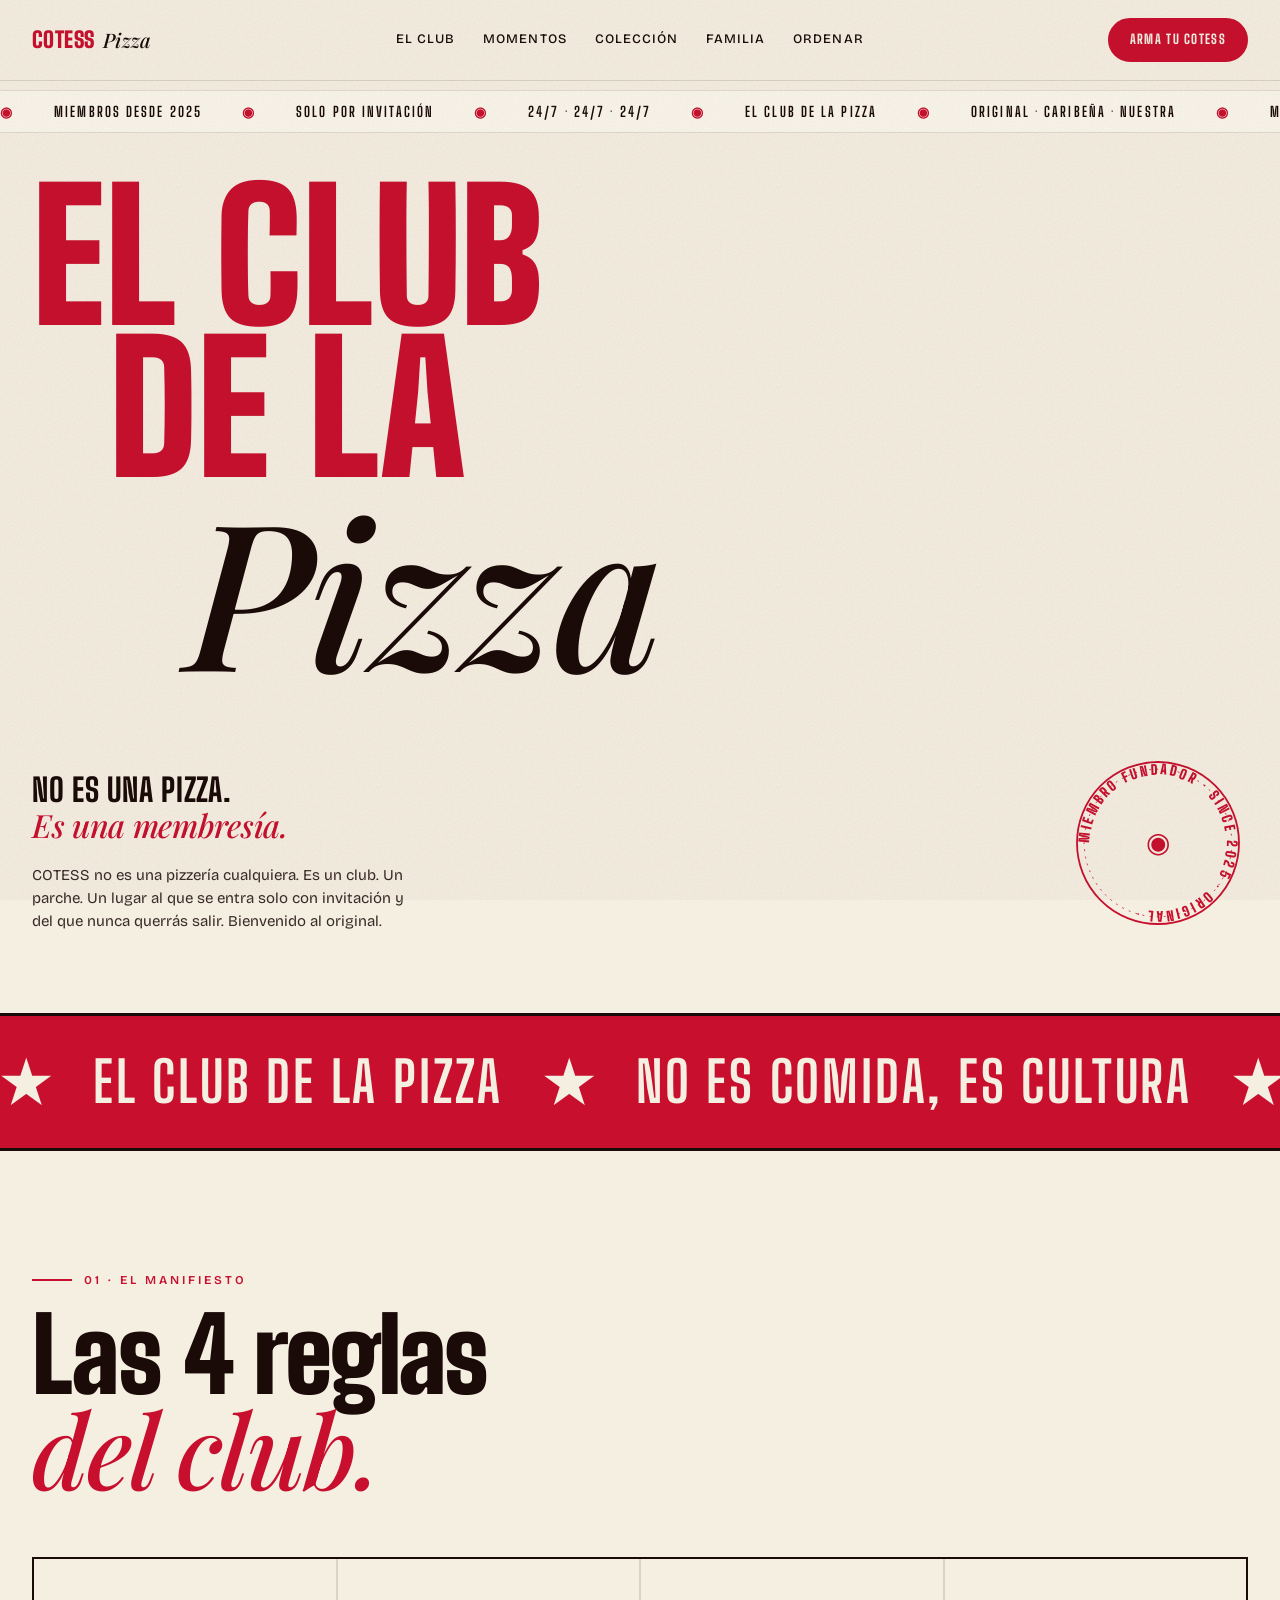
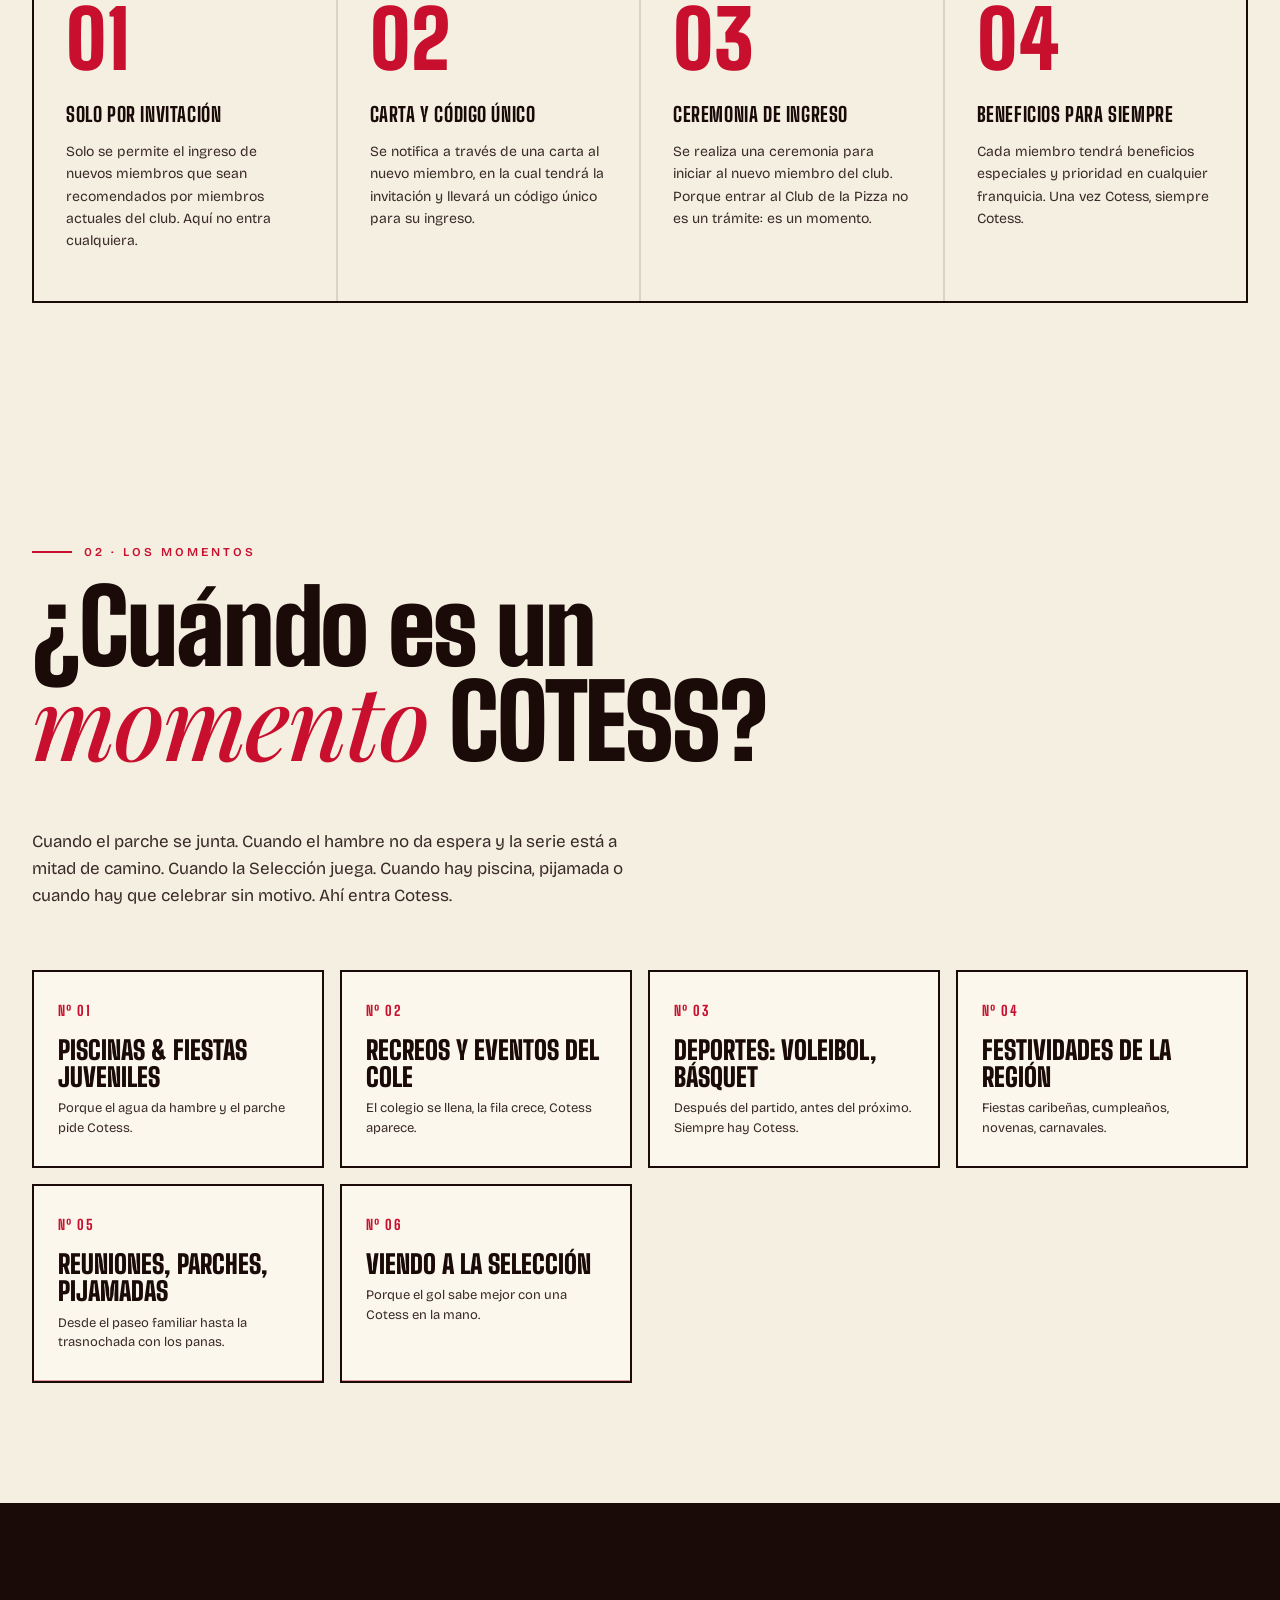
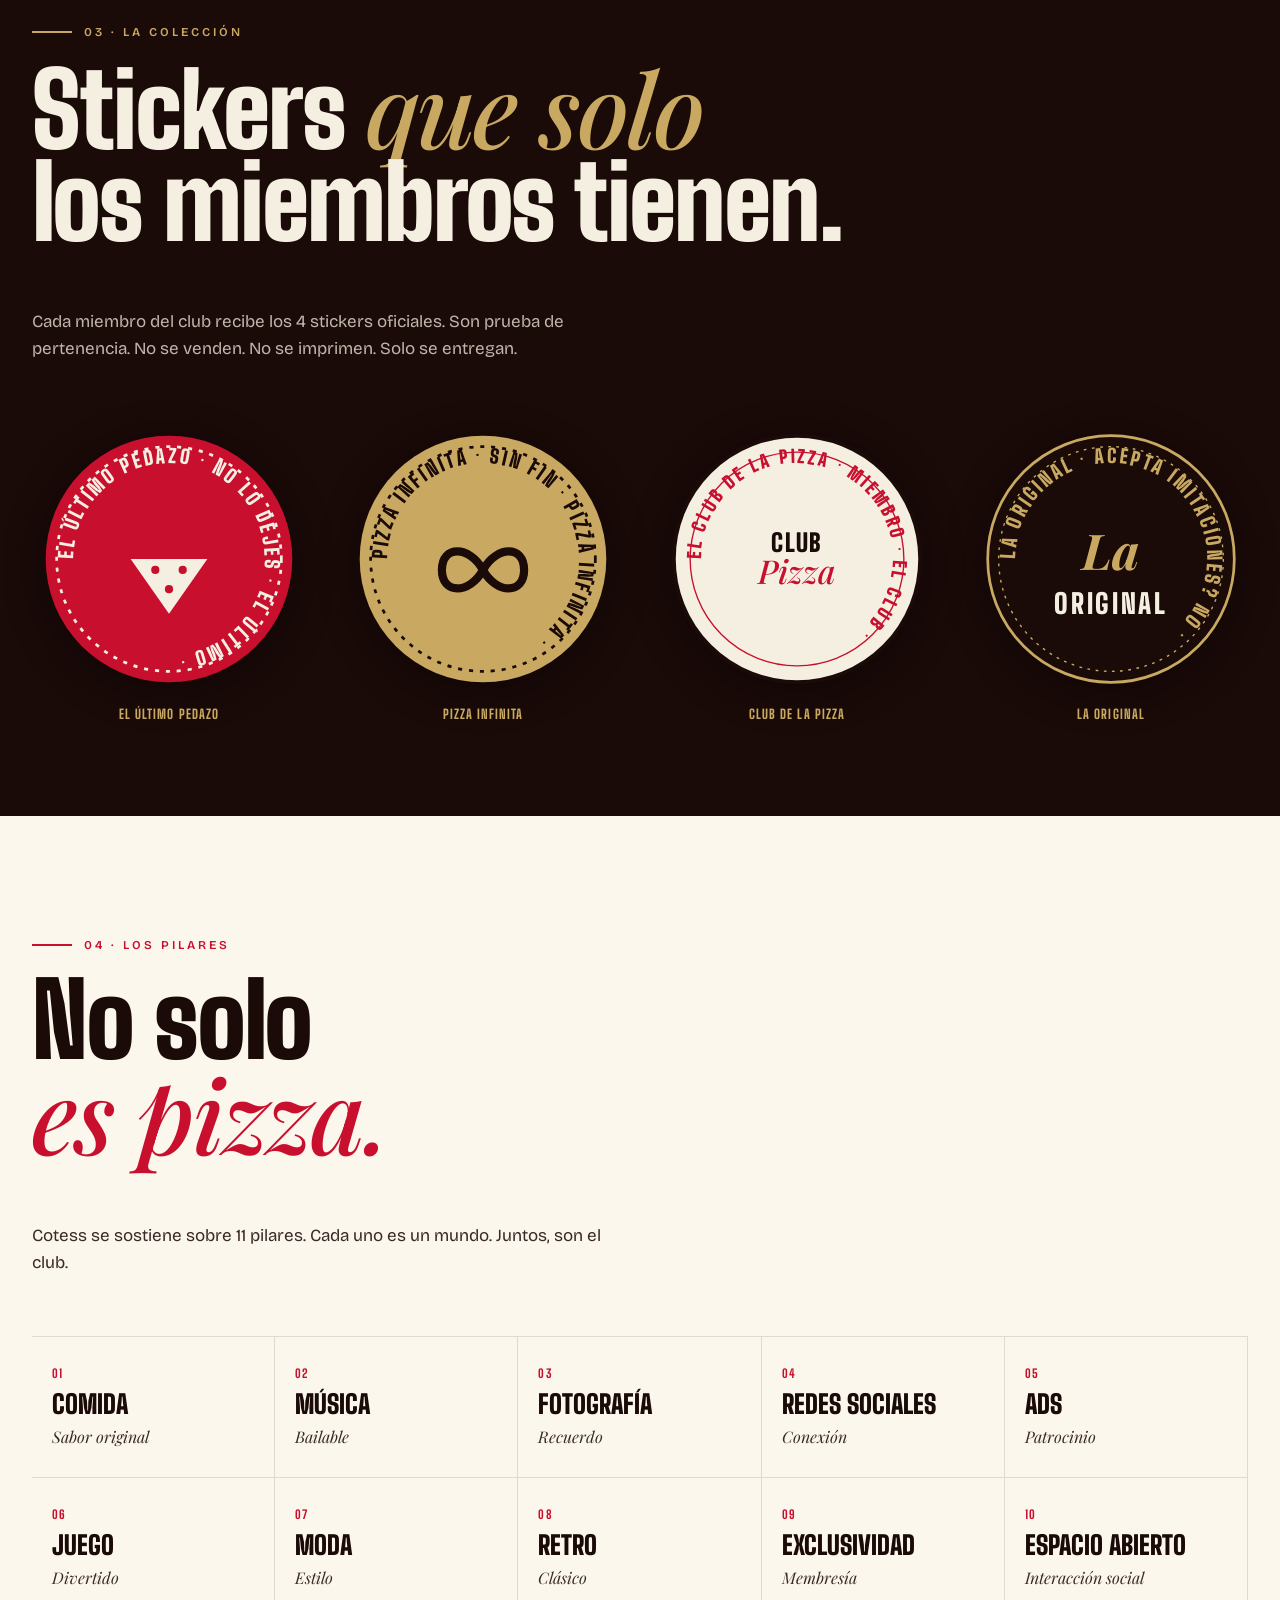
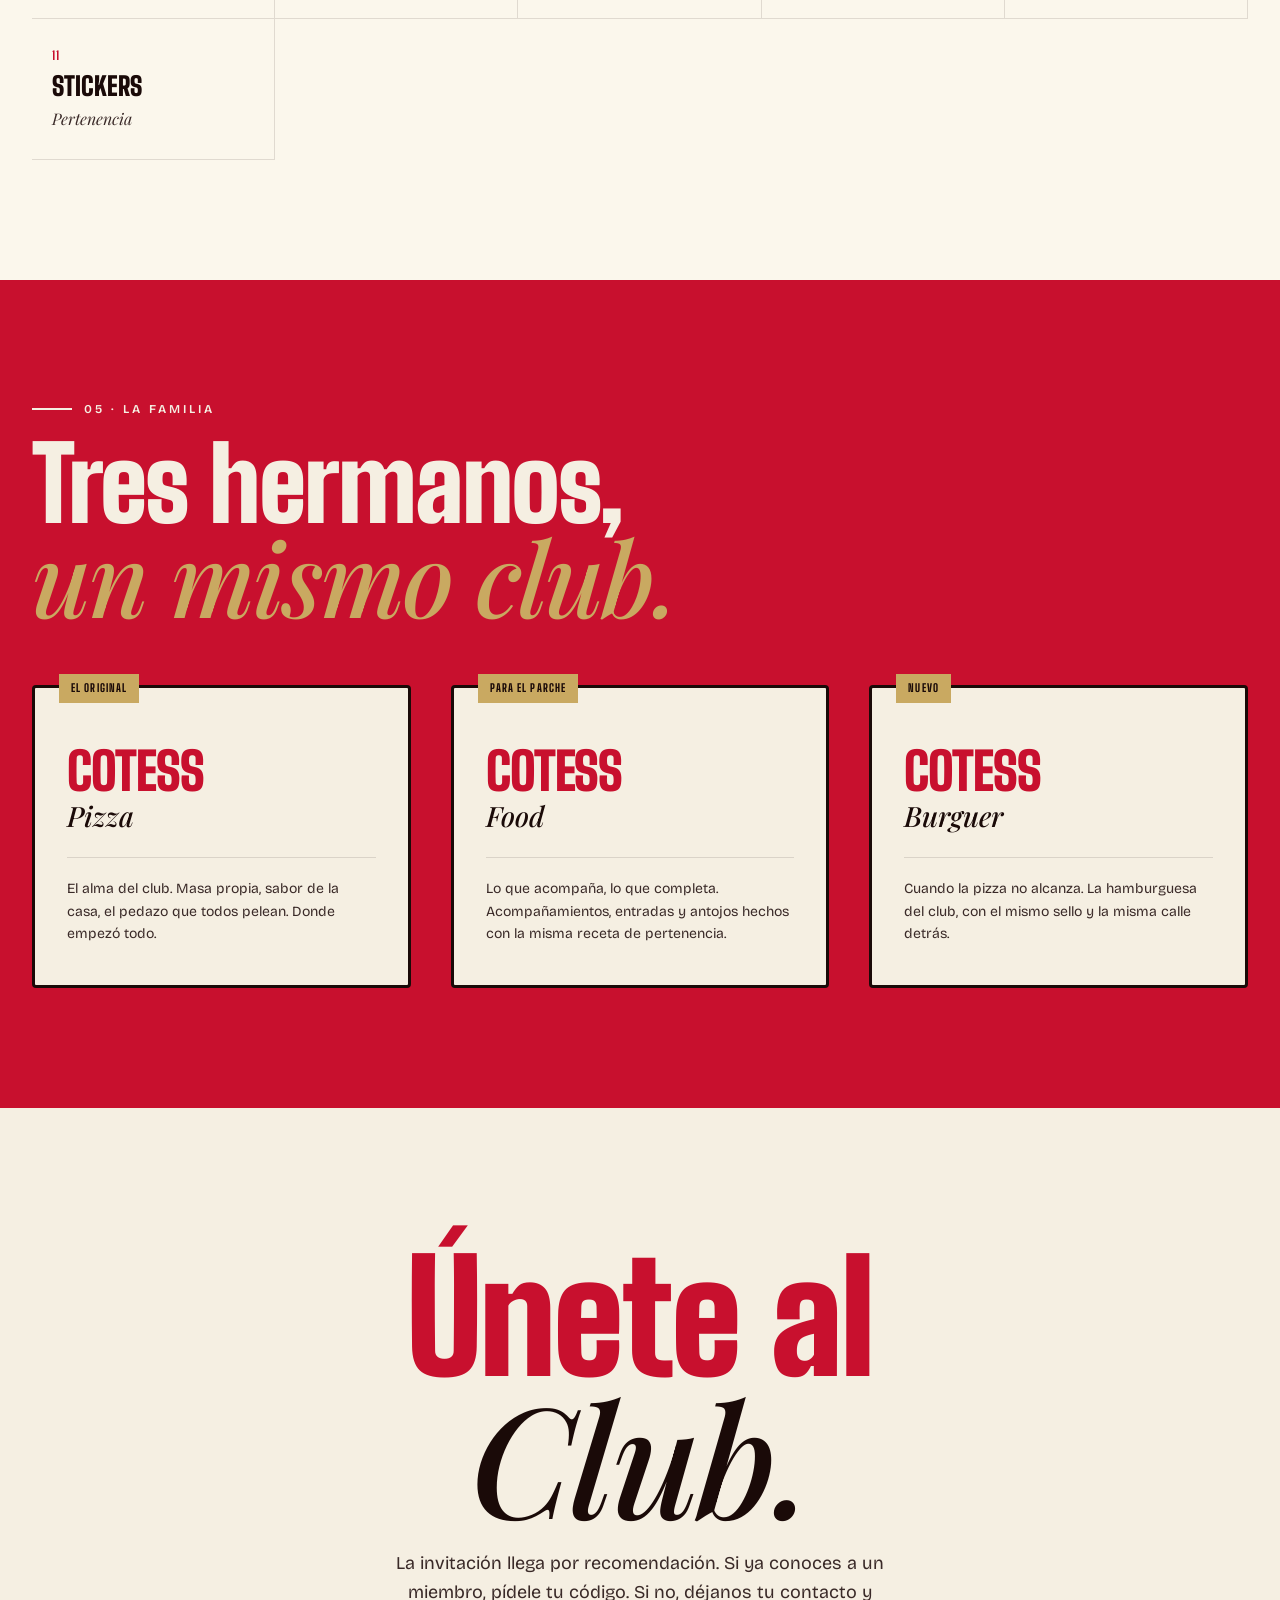
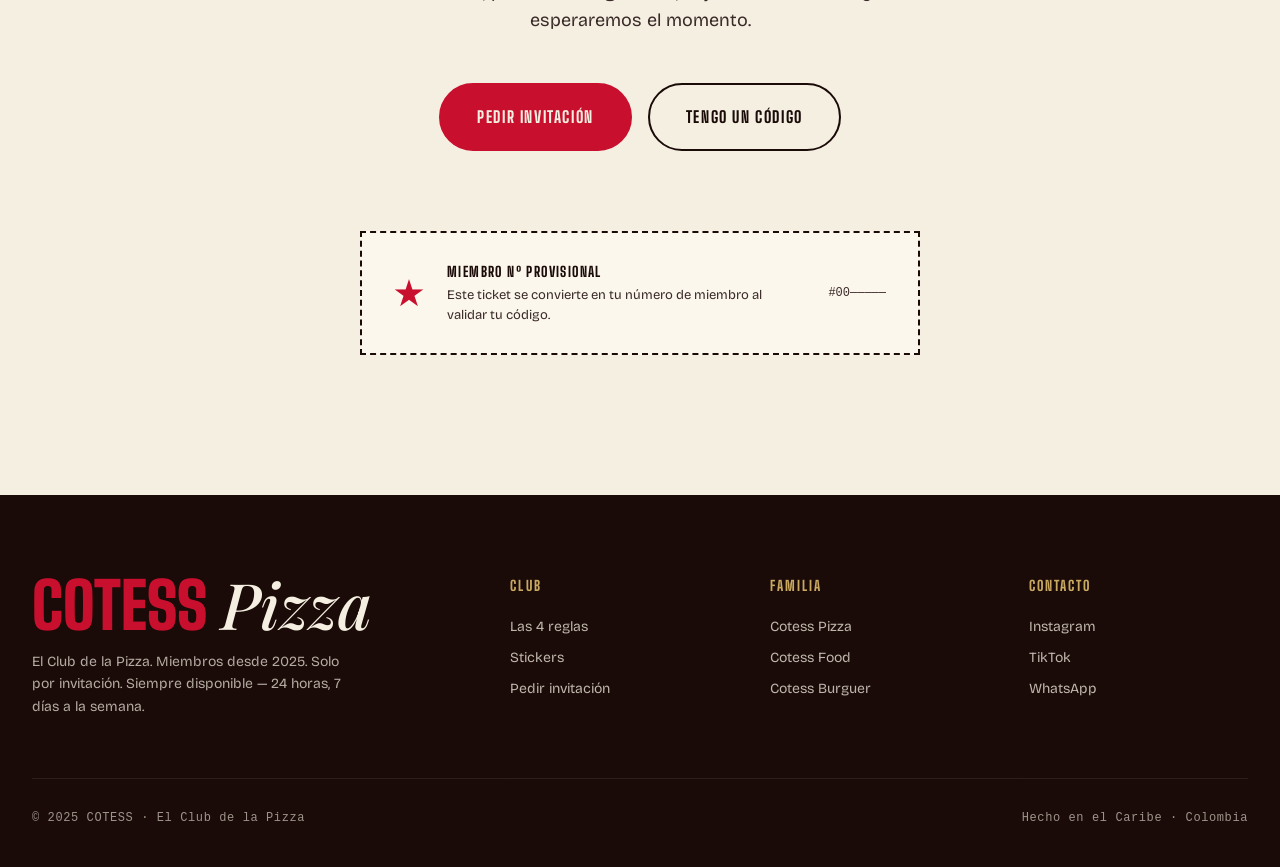
<file: index.html>
<!DOCTYPE html>
<html lang="es">
<head>
  <meta charset="UTF-8" />
  <meta name="viewport" content="width=device-width, initial-scale=1.0" />
  <title>COTESS — El Club de la Pizza</title>
  <meta name="description" content="No es una pizza. Es una membresía. COTESS — El Club de la Pizza." />

  <!-- Google Fonts -->
  <link rel="preconnect" href="https://fonts.googleapis.com" />
  <link rel="preconnect" href="https://fonts.gstatic.com" crossorigin />
  <link href="https://fonts.googleapis.com/css2?family=Big+Shoulders+Display:wght@700;800;900&family=Bricolage+Grotesque:wght@400;500;600;700&family=Playfair+Display:ital,wght@1,500;1,700&display=swap" rel="stylesheet" />

  <!-- Stylesheets (orden importa: variables → base → components → sections) -->
  <link rel="stylesheet" href="css/variables.css" />
  <link rel="stylesheet" href="css/base.css" />
  <link rel="stylesheet" href="css/components.css" />
  <link rel="stylesheet" href="css/sections.css" />
</head>
<body>

  <!-- ===== NAV ===== -->
  <nav class="nav">
    <div class="logo">COTESS <em>Pizza</em></div>
    <div class="nav-links">
      <a href="#club">El Club</a>
      <a href="#momentos">Momentos</a>
      <a href="#coleccion">Colección</a>
      <a href="#familia">Familia</a>
      <a href="order.html">Ordenar</a>
    </div>
    <a href="order.html" class="nav-cta">Arma tu Cotess</a>
  </nav>

  <!-- ===== HERO ===== -->
  <section class="hero">
    <div class="hero-marquee-top">
      <div class="marquee-track">
        <span>Miembros desde 2025</span>
        <span>Solo por invitación</span>
        <span>24/7 · 24/7 · 24/7</span>
        <span>El Club de la Pizza</span>
        <span>Original · Caribeña · Nuestra</span>
      </div>
    </div>

    <h1 class="hero-title">
      <span class="hero-line-1">EL CLUB</span>
      <span class="hero-line-2">DE LA</span>
      <span class="hero-line-3">Pizza</span>
    </h1>

    <div class="hero-meta">
      <div>
        <p class="hero-tagline">
          No es una pizza.<br />
          <em>Es una membresía.</em>
        </p>
        <p class="hero-tagline-desc">
          COTESS no es una pizzería cualquiera. Es un club. Un parche. Un lugar
          al que se entra solo con invitación y del que nunca querrás salir.
          Bienvenido al original.
        </p>
      </div>

      <div class="hero-stamp" aria-hidden="true">
        <svg viewBox="0 0 200 200">
          <defs>
            <path id="circle" d="M 100,100 m -76,0 a 76,76 0 1,1 152,0 a 76,76 0 1,1 -152,0" />
          </defs>
          <circle cx="100" cy="100" r="90" fill="none" stroke="#C8102E" stroke-width="2" />
          <circle cx="100" cy="100" r="82" fill="none" stroke="#C8102E" stroke-width="1" stroke-dasharray="2 6" />
          <text font-family="Big Shoulders Display" font-weight="900" font-size="15" fill="#C8102E" letter-spacing="3">
            <textPath href="#circle" startOffset="0%">MIEMBRO FUNDADOR · SINCE 2025 · ORIGINAL ·  </textPath>
          </text>
        </svg>
      </div>
    </div>
  </section>

  <!-- ===== DIVIDER MARQUEE ===== -->
  <div class="divider-marquee">
    <div class="marquee-track">
      <span>El Club de la Pizza</span>
      <span>No es comida, es cultura</span>
      <span>Original · Caribeña · Nuestra</span>
    </div>
  </div>

  <!-- ===== MANIFIESTO / 4 REGLAS ===== -->
  <section class="section reveal" id="club">
    <div class="section-label">01 · El Manifiesto</div>
    <h2 class="section-title">Las 4 reglas<br /><em>del club.</em></h2>

    <div class="rules">
      <div class="rule">
        <div class="rule-num">01</div>
        <h3 class="rule-title">Solo por invitación</h3>
        <p class="rule-text">
          Solo se permite el ingreso de nuevos miembros que sean recomendados
          por miembros actuales del club. Aquí no entra cualquiera.
        </p>
      </div>
      <div class="rule">
        <div class="rule-num">02</div>
        <h3 class="rule-title">Carta y código único</h3>
        <p class="rule-text">
          Se notifica a través de una carta al nuevo miembro, en la cual tendrá
          la invitación y llevará un código único para su ingreso.
        </p>
      </div>
      <div class="rule">
        <div class="rule-num">03</div>
        <h3 class="rule-title">Ceremonia de ingreso</h3>
        <p class="rule-text">
          Se realiza una ceremonia para iniciar al nuevo miembro del club.
          Porque entrar al Club de la Pizza no es un trámite: es un momento.
        </p>
      </div>
      <div class="rule">
        <div class="rule-num">04</div>
        <h3 class="rule-title">Beneficios para siempre</h3>
        <p class="rule-text">
          Cada miembro tendrá beneficios especiales y prioridad en cualquier
          franquicia. Una vez Cotess, siempre Cotess.
        </p>
      </div>
    </div>
  </section>

  <!-- ===== MOMENTOS ===== -->
  <section class="section reveal" id="momentos">
    <div class="section-label">02 · Los Momentos</div>
    <h2 class="section-title">¿Cuándo es un<br /><em>momento</em> COTESS?</h2>
    <p class="momentos-intro">
      Cuando el parche se junta. Cuando el hambre no da espera y la serie está
      a mitad de camino. Cuando la Selección juega. Cuando hay piscina,
      pijamada o cuando hay que celebrar sin motivo. Ahí entra Cotess.
    </p>

    <div class="momentos-grid">
      <div class="momento">
        <div class="momento-num">Nº 01</div>
        <h3 class="momento-title">Piscinas &amp; fiestas juveniles</h3>
        <p class="momento-text">Porque el agua da hambre y el parche pide Cotess.</p>
      </div>
      <div class="momento">
        <div class="momento-num">Nº 02</div>
        <h3 class="momento-title">Recreos y eventos del cole</h3>
        <p class="momento-text">El colegio se llena, la fila crece, Cotess aparece.</p>
      </div>
      <div class="momento">
        <div class="momento-num">Nº 03</div>
        <h3 class="momento-title">Deportes: voleibol, básquet</h3>
        <p class="momento-text">Después del partido, antes del próximo. Siempre hay Cotess.</p>
      </div>
      <div class="momento">
        <div class="momento-num">Nº 04</div>
        <h3 class="momento-title">Festividades de la región</h3>
        <p class="momento-text">Fiestas caribeñas, cumpleaños, novenas, carnavales.</p>
      </div>
      <div class="momento">
        <div class="momento-num">Nº 05</div>
        <h3 class="momento-title">Reuniones, parches, pijamadas</h3>
        <p class="momento-text">Desde el paseo familiar hasta la trasnochada con los panas.</p>
      </div>
      <div class="momento">
        <div class="momento-num">Nº 06</div>
        <h3 class="momento-title">Viendo a la Selección</h3>
        <p class="momento-text">Porque el gol sabe mejor con una Cotess en la mano.</p>
      </div>
    </div>
  </section>

  <!-- ===== COLECCIÓN / STICKERS ===== -->
  <div class="coleccion-bg" id="coleccion">
    <div class="section reveal">
      <div class="section-label">03 · La Colección</div>
      <h2 class="section-title">Stickers <em>que solo</em><br />los miembros tienen.</h2>
      <p class="momentos-intro coleccion-intro">
        Cada miembro del club recibe los 4 stickers oficiales. Son prueba de
        pertenencia. No se venden. No se imprimen. Solo se entregan.
      </p>

      <div class="stickers">
        <!-- Sticker 1: El último pedazo -->
        <div class="sticker">
          <svg viewBox="0 0 200 200" xmlns="http://www.w3.org/2000/svg">
            <defs><path id="s1" d="M 100,100 m -70,0 a 70,70 0 1,1 140,0 a 70,70 0 1,1 -140,0" /></defs>
            <circle cx="100" cy="100" r="90" fill="#C8102E" />
            <circle cx="100" cy="100" r="82" fill="none" stroke="#F5EFE2" stroke-width="2" stroke-dasharray="3 5" />
            <text font-family="Big Shoulders Display" font-weight="900" font-size="14" fill="#F5EFE2" letter-spacing="2">
              <textPath href="#s1" startOffset="0%">EL ÚLTIMO PEDAZO · NO LO DEJES · EL ÚLTIMO · </textPath>
            </text>
            <g transform="translate(100 110)">
              <path d="M -28 -10 L 28 -10 L 0 30 Z" fill="#F5EFE2" />
              <circle cx="-10" cy="-2" r="3" fill="#C8102E" />
              <circle cx="10" cy="-2" r="3" fill="#C8102E" />
              <circle cx="0" cy="12" r="3" fill="#C8102E" />
            </g>
          </svg>
          <div class="sticker-label">El último pedazo</div>
        </div>

        <!-- Sticker 2: Pizza Infinita -->
        <div class="sticker">
          <svg viewBox="0 0 200 200" xmlns="http://www.w3.org/2000/svg">
            <defs><path id="s2" d="M 100,100 m -70,0 a 70,70 0 1,1 140,0 a 70,70 0 1,1 -140,0" /></defs>
            <circle cx="100" cy="100" r="90" fill="#C9A961" />
            <circle cx="100" cy="100" r="82" fill="none" stroke="#1A0A08" stroke-width="2" stroke-dasharray="3 5" />
            <text font-family="Big Shoulders Display" font-weight="900" font-size="14" fill="#1A0A08" letter-spacing="2">
              <textPath href="#s2" startOffset="0%">PIZZA INFINITA · SIN FIN · PIZZA INFINITA · </textPath>
            </text>
            <g transform="translate(100 108)" fill="none" stroke="#1A0A08" stroke-width="6" stroke-linecap="round">
              <path d="M -30 0 C -30 -18 -10 -18 0 0 C 10 18 30 18 30 0 C 30 -18 10 -18 0 0 C -10 18 -30 18 -30 0 Z" />
            </g>
          </svg>
          <div class="sticker-label">Pizza Infinita</div>
        </div>

        <!-- Sticker 3: Club de la Pizza -->
        <div class="sticker">
          <svg viewBox="0 0 200 200" xmlns="http://www.w3.org/2000/svg">
            <defs><path id="s3" d="M 100,100 m -70,0 a 70,70 0 1,1 140,0 a 70,70 0 1,1 -140,0" /></defs>
            <circle cx="100" cy="100" r="90" fill="#F5EFE2" stroke="#1A0A08" stroke-width="3" />
            <circle cx="100" cy="100" r="78" fill="none" stroke="#C8102E" stroke-width="1" />
            <text font-family="Big Shoulders Display" font-weight="900" font-size="13" fill="#C8102E" letter-spacing="2">
              <textPath href="#s3" startOffset="0%">EL CLUB DE LA PIZZA · MIEMBRO · EL CLUB · </textPath>
            </text>
            <text x="100" y="95" font-family="Big Shoulders Display" font-weight="900" font-size="18" fill="#1A0A08" text-anchor="middle" letter-spacing="1">CLUB</text>
            <text x="100" y="118" font-family="Playfair Display" font-style="italic" font-weight="500" font-size="24" fill="#C8102E" text-anchor="middle">Pizza</text>
          </svg>
          <div class="sticker-label">Club de la Pizza</div>
        </div>

        <!-- Sticker 4: La Original -->
        <div class="sticker">
          <svg viewBox="0 0 200 200" xmlns="http://www.w3.org/2000/svg">
            <defs><path id="s4" d="M 100,100 m -70,0 a 70,70 0 1,1 140,0 a 70,70 0 1,1 -140,0" /></defs>
            <circle cx="100" cy="100" r="90" fill="#1A0A08" stroke="#C9A961" stroke-width="2" />
            <circle cx="100" cy="100" r="82" fill="none" stroke="#C9A961" stroke-width="1" stroke-dasharray="2 4" />
            <text font-family="Big Shoulders Display" font-weight="900" font-size="14" fill="#C9A961" letter-spacing="2">
              <textPath href="#s4" startOffset="0%">LA ORIGINAL · ACEPTA IMITACIONES? NO · </textPath>
            </text>
            <text x="100" y="108" font-family="Playfair Display" font-style="italic" font-weight="700" font-size="36" fill="#C9A961" text-anchor="middle">La</text>
            <text x="100" y="140" font-family="Big Shoulders Display" font-weight="900" font-size="20" fill="#F5EFE2" text-anchor="middle" letter-spacing="2">ORIGINAL</text>
          </svg>
          <div class="sticker-label">La Original</div>
        </div>
      </div>
    </div>
  </div>

  <!-- ===== PILARES ===== -->
  <div class="pilares-bg">
    <section class="section reveal">
      <div class="section-label">04 · Los Pilares</div>
      <h2 class="section-title">No solo<br /><em>es pizza.</em></h2>
      <p class="momentos-intro">
        Cotess se sostiene sobre 11 pilares. Cada uno es un mundo. Juntos, son el club.
      </p>

      <div class="pilares-list">
        <div class="pilar"><span class="pilar-num">01</span><span class="pilar-name">Comida</span><span class="pilar-tag">Sabor original</span></div>
        <div class="pilar"><span class="pilar-num">02</span><span class="pilar-name">Música</span><span class="pilar-tag">Bailable</span></div>
        <div class="pilar"><span class="pilar-num">03</span><span class="pilar-name">Fotografía</span><span class="pilar-tag">Recuerdo</span></div>
        <div class="pilar"><span class="pilar-num">04</span><span class="pilar-name">Redes Sociales</span><span class="pilar-tag">Conexión</span></div>
        <div class="pilar"><span class="pilar-num">05</span><span class="pilar-name">Ads</span><span class="pilar-tag">Patrocinio</span></div>
        <div class="pilar"><span class="pilar-num">06</span><span class="pilar-name">Juego</span><span class="pilar-tag">Divertido</span></div>
        <div class="pilar"><span class="pilar-num">07</span><span class="pilar-name">Moda</span><span class="pilar-tag">Estilo</span></div>
        <div class="pilar"><span class="pilar-num">08</span><span class="pilar-name">Retro</span><span class="pilar-tag">Clásico</span></div>
        <div class="pilar"><span class="pilar-num">09</span><span class="pilar-name">Exclusividad</span><span class="pilar-tag">Membresía</span></div>
        <div class="pilar"><span class="pilar-num">10</span><span class="pilar-name">Espacio Abierto</span><span class="pilar-tag">Interacción social</span></div>
        <div class="pilar"><span class="pilar-num">11</span><span class="pilar-name">Stickers</span><span class="pilar-tag">Pertenencia</span></div>
      </div>
    </section>
  </div>

  <!-- ===== FAMILIA COTESS ===== -->
  <div class="familia-bg" id="familia">
    <div class="section reveal">
      <div class="section-label">05 · La Familia</div>
      <h2 class="section-title">Tres hermanos,<br /><em>un mismo club.</em></h2>

      <div class="familia-grid">
        <div class="producto">
          <span class="producto-tag">El original</span>
          <div class="producto-name">COTESS</div>
          <div class="producto-sub">Pizza</div>
          <p class="producto-desc">
            El alma del club. Masa propia, sabor de la casa, el pedazo que todos pelean. Donde empezó todo.
          </p>
        </div>
        <div class="producto">
          <span class="producto-tag">Para el parche</span>
          <div class="producto-name">COTESS</div>
          <div class="producto-sub">Food</div>
          <p class="producto-desc">
            Lo que acompaña, lo que completa. Acompañamientos, entradas y antojos hechos con la misma receta de pertenencia.
          </p>
        </div>
        <div class="producto">
          <span class="producto-tag">Nuevo</span>
          <div class="producto-name">COTESS</div>
          <div class="producto-sub">Burguer</div>
          <p class="producto-desc">
            Cuando la pizza no alcanza. La hamburguesa del club, con el mismo sello y la misma calle detrás.
          </p>
        </div>
      </div>
    </div>
  </div>

  <!-- ===== ÚNETE ===== -->
  <section class="unirse reveal" id="unirse">
    <h2>Únete al<br /><em>Club.</em></h2>
    <p>
      La invitación llega por recomendación. Si ya conoces a un miembro, pídele
      tu código. Si no, déjanos tu contacto y esperaremos el momento.
    </p>
    <div class="cta-group">
      <a href="#" class="btn-primary">Pedir invitación</a>
      <a href="#" class="btn-secondary">Tengo un código</a>
    </div>

    <div class="unirse-ticket">
      <div class="ticket-icon">★</div>
      <div class="ticket-body">
        <div class="ticket-title">Miembro Nº provisional</div>
        <div class="ticket-desc">
          Este ticket se convierte en tu número de miembro al validar tu código.
        </div>
      </div>
      <div class="ticket-num">#00—————</div>
    </div>
  </section>

  <!-- ===== FOOTER ===== -->
  <footer>
    <div class="footer-inner">
      <div class="footer-brand">
        <h3>COTESS <em>Pizza</em></h3>
        <p>
          El Club de la Pizza. Miembros desde 2025. Solo por invitación.
          Siempre disponible — 24 horas, 7 días a la semana.
        </p>
      </div>
      <div class="footer-col">
        <h4>Club</h4>
        <ul>
          <li><a href="#club">Las 4 reglas</a></li>
          <li><a href="#coleccion">Stickers</a></li>
          <li><a href="#unirse">Pedir invitación</a></li>
        </ul>
      </div>
      <div class="footer-col">
        <h4>Familia</h4>
        <ul>
          <li><a href="#familia">Cotess Pizza</a></li>
          <li><a href="#familia">Cotess Food</a></li>
          <li><a href="#familia">Cotess Burguer</a></li>
        </ul>
      </div>
      <div class="footer-col">
        <h4>Contacto</h4>
        <ul>
          <li>Instagram</li>
          <li>TikTok</li>
          <li>WhatsApp</li>
        </ul>
      </div>
    </div>
    <div class="footer-bottom">
      <span>© 2025 COTESS · El Club de la Pizza</span>
      <span>Hecho en el Caribe · Colombia</span>
    </div>
  </footer>


  <!-- Scripts -->
  <script src="js/main.js"></script>
</body>
</html>
</file>
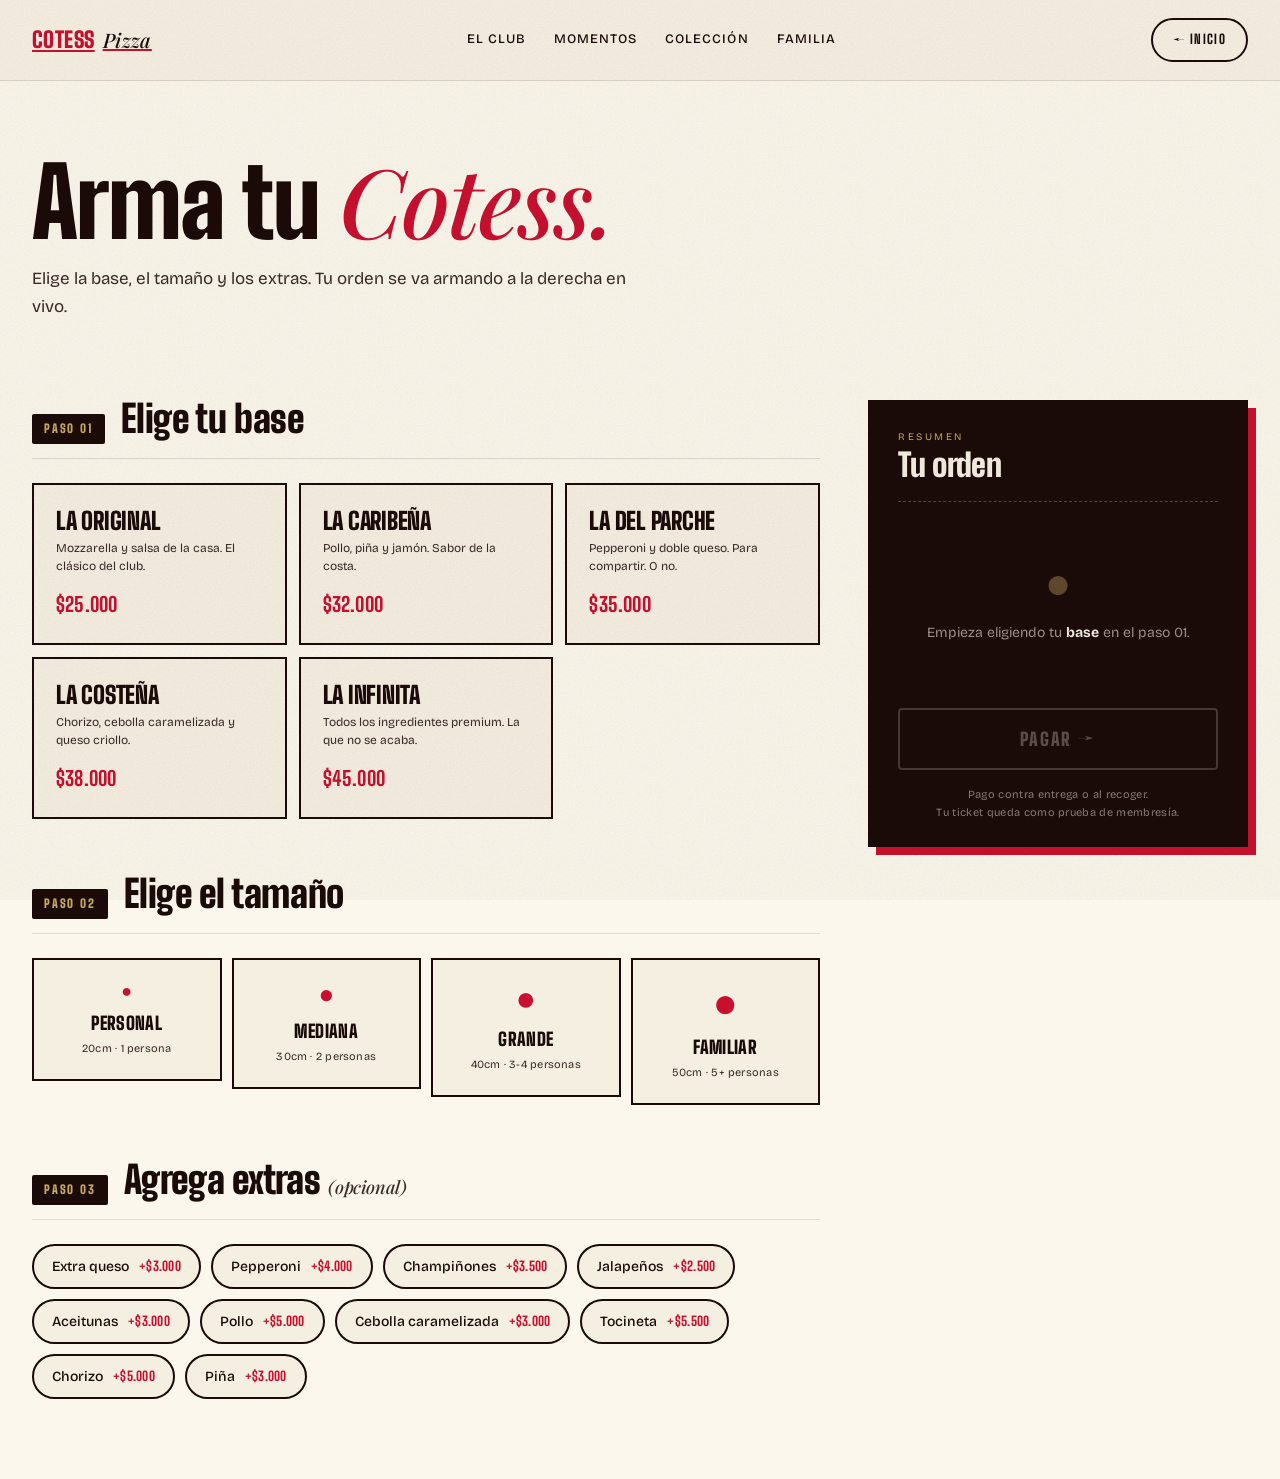
<file: order.html>
<!DOCTYPE html>
<html lang="es">

<head>
  <meta charset="UTF-8" />
  <meta name="viewport" content="width=device-width, initial-scale=1.0" />
  <title>Arma tu Cotess — Ordenar</title>
  <meta name="description" content="Arma tu pizza Cotess: elige la base, el tamaño y los extras. Disponible 24/7." />

  <!-- Google Fonts -->
  <link rel="preconnect" href="https://fonts.googleapis.com" />
  <link rel="preconnect" href="https://fonts.gstatic.com" crossorigin />
  <link
    href="https://fonts.googleapis.com/css2?family=Big+Shoulders+Display:wght@700;800;900&family=Bricolage+Grotesque:wght@400;500;600;700&family=Playfair+Display:ital,wght@1,500;1,700&display=swap"
    rel="stylesheet" />

  <!-- Stylesheets -->
  <link rel="stylesheet" href="css/variables.css" />
  <link rel="stylesheet" href="css/base.css" />
  <link rel="stylesheet" href="css/components.css" />
  <link rel="stylesheet" href="css/sections.css" />
  <link rel="stylesheet" href="css/ordering.css" />
</head>

<body class="page-order">

  <!-- ===== NAV ===== -->
  <nav class="nav">
    <a href="index.html" class="logo">COTESS <em>Pizza</em></a>
    <div class="nav-links">
      <a href="index.html#club">El Club</a>
      <a href="index.html#momentos">Momentos</a>
      <a href="index.html#coleccion">Colección</a>
      <a href="index.html#familia">Familia</a>
    </div>
    <a href="index.html" class="nav-cta nav-cta-back">← Inicio</a>
  </nav>

  <!-- ===== HEADER DE LA PÁGINA ===== -->
  <header class="order-page-header">
    <h1 class="order-page-title">Arma tu <em>Cotess.</em></h1>
    <p class="order-page-intro">
      Elige la base, el tamaño y los extras. Tu orden se va armando a la derecha en vivo.
    </p>
  </header>

  <!-- ===== LAYOUT DE 2 COLUMNAS ===== -->
  <main class="order-layout">

    <!-- ========== LEFT: OPCIONES ========== -->
    <section class="order-options">

      <!-- STEP 1: BASE -->
      <div class="order-step">
        <div class="order-step-header">
          <span class="order-step-num">PASO 01</span>
          <h3>Elige tu base</h3>
        </div>
        <div class="pizza-grid">
          <label class="pizza-card" data-id="original" data-name="La Original" data-price="25000">
            <input type="radio" name="pizza" />
            <div class="pizza-card-inner">
              <div class="pizza-card-name">La Original</div>
              <div class="pizza-card-desc">Mozzarella y salsa de la casa. El clásico del club.</div>
              <div class="pizza-card-price">$25.000</div>
            </div>
          </label>

          <label class="pizza-card" data-id="caribena" data-name="La Caribeña" data-price="32000">
            <input type="radio" name="pizza" />
            <div class="pizza-card-inner">
              <div class="pizza-card-name">La Caribeña</div>
              <div class="pizza-card-desc">Pollo, piña y jamón. Sabor de la costa.</div>
              <div class="pizza-card-price">$32.000</div>
            </div>
          </label>

          <label class="pizza-card" data-id="parche" data-name="La del Parche" data-price="35000">
            <input type="radio" name="pizza" />
            <div class="pizza-card-inner">
              <div class="pizza-card-name">La del Parche</div>
              <div class="pizza-card-desc">Pepperoni y doble queso. Para compartir. O no.</div>
              <div class="pizza-card-price">$35.000</div>
            </div>
          </label>

          <label class="pizza-card" data-id="costena" data-name="La Costeña" data-price="38000">
            <input type="radio" name="pizza" />
            <div class="pizza-card-inner">
              <div class="pizza-card-name">La Costeña</div>
              <div class="pizza-card-desc">Chorizo, cebolla caramelizada y queso criollo.</div>
              <div class="pizza-card-price">$38.000</div>
            </div>
          </label>

          <label class="pizza-card" data-id="infinita" data-name="La Infinita" data-price="45000">
            <input type="radio" name="pizza" />
            <div class="pizza-card-inner">
              <div class="pizza-card-name">La Infinita</div>
              <div class="pizza-card-desc">Todos los ingredientes premium. La que no se acaba.</div>
              <div class="pizza-card-price">$45.000</div>
            </div>
          </label>
        </div>
      </div>

      <!-- STEP 2: SIZE -->
      <div class="order-step">
        <div class="order-step-header">
          <span class="order-step-num">PASO 02</span>
          <h3>Elige el tamaño</h3>
        </div>
        <div class="size-grid">
          <label class="size-option" data-size="personal" data-name="Personal" data-multiplier="1">
            <input type="radio" name="size" />
            <div class="size-option-inner">
              <div class="size-option-icon">●</div>
              <div class="size-option-name">Personal</div>
              <div class="size-option-detail">20cm · 1 persona</div>
            </div>
          </label>
          <label class="size-option" data-size="mediana" data-name="Mediana" data-multiplier="1.4">
            <input type="radio" name="size" />
            <div class="size-option-inner">
              <div class="size-option-icon">●</div>
              <div class="size-option-name">Mediana</div>
              <div class="size-option-detail">30cm · 2 personas</div>
            </div>
          </label>
          <label class="size-option" data-size="grande" data-name="Grande" data-multiplier="1.8">
            <input type="radio" name="size" />
            <div class="size-option-inner">
              <div class="size-option-icon">●</div>
              <div class="size-option-name">Grande</div>
              <div class="size-option-detail">40cm · 3-4 personas</div>
            </div>
          </label>
          <label class="size-option" data-size="familiar" data-name="Familiar" data-multiplier="2.3">
            <input type="radio" name="size" />
            <div class="size-option-inner">
              <div class="size-option-icon">●</div>
              <div class="size-option-name">Familiar</div>
              <div class="size-option-detail">50cm · 5+ personas</div>
            </div>
          </label>
        </div>
      </div>

      <!-- STEP 3: EXTRAS -->
      <div class="order-step">
        <div class="order-step-header">
          <span class="order-step-num">PASO 03</span>
          <h3>Agrega extras <span class="step-optional">(opcional)</span></h3>
        </div>
        <div class="extras-grid">
          <label class="extra-chip" data-id="extra-queso" data-name="Extra queso" data-price="3000">
            <input type="checkbox" name="extra" />
            <span class="extra-chip-inner">
              <span class="extra-chip-name">Extra queso</span>
              <span class="extra-chip-price">+$3.000</span>
            </span>
          </label>
          <label class="extra-chip" data-id="pepperoni" data-name="Pepperoni extra" data-price="4000">
            <input type="checkbox" name="extra" />
            <span class="extra-chip-inner">
              <span class="extra-chip-name">Pepperoni</span>
              <span class="extra-chip-price">+$4.000</span>
            </span>
          </label>
          <label class="extra-chip" data-id="champinones" data-name="Champiñones" data-price="3500">
            <input type="checkbox" name="extra" />
            <span class="extra-chip-inner">
              <span class="extra-chip-name">Champiñones</span>
              <span class="extra-chip-price">+$3.500</span>
            </span>
          </label>
          <label class="extra-chip" data-id="jalapenos" data-name="Jalapeños" data-price="2500">
            <input type="checkbox" name="extra" />
            <span class="extra-chip-inner">
              <span class="extra-chip-name">Jalapeños</span>
              <span class="extra-chip-price">+$2.500</span>
            </span>
          </label>
          <label class="extra-chip" data-id="aceitunas" data-name="Aceitunas" data-price="3000">
            <input type="checkbox" name="extra" />
            <span class="extra-chip-inner">
              <span class="extra-chip-name">Aceitunas</span>
              <span class="extra-chip-price">+$3.000</span>
            </span>
          </label>
          <label class="extra-chip" data-id="pollo" data-name="Pollo" data-price="5000">
            <input type="checkbox" name="extra" />
            <span class="extra-chip-inner">
              <span class="extra-chip-name">Pollo</span>
              <span class="extra-chip-price">+$5.000</span>
            </span>
          </label>
          <label class="extra-chip" data-id="cebolla" data-name="Cebolla caramelizada" data-price="3000">
            <input type="checkbox" name="extra" />
            <span class="extra-chip-inner">
              <span class="extra-chip-name">Cebolla caramelizada</span>
              <span class="extra-chip-price">+$3.000</span>
            </span>
          </label>
          <label class="extra-chip" data-id="tocineta" data-name="Tocineta" data-price="5500">
            <input type="checkbox" name="extra" />
            <span class="extra-chip-inner">
              <span class="extra-chip-name">Tocineta</span>
              <span class="extra-chip-price">+$5.500</span>
            </span>
          </label>
          <label class="extra-chip" data-id="chorizo" data-name="Chorizo" data-price="5000">
            <input type="checkbox" name="extra" />
            <span class="extra-chip-inner">
              <span class="extra-chip-name">Chorizo</span>
              <span class="extra-chip-price">+$5.000</span>
            </span>
          </label>
          <label class="extra-chip" data-id="pina" data-name="Piña" data-price="3000">
            <input type="checkbox" name="extra" />
            <span class="extra-chip-inner">
              <span class="extra-chip-name">Piña</span>
              <span class="extra-chip-price">+$3.000</span>
            </span>
          </label>
        </div>
      </div>
    </section>

    <!-- ========== RIGHT: SIDEBAR RESUMEN ========== -->
    <aside class="order-sidebar" aria-label="Resumen de tu orden">

      <div class="sidebar-header">
        <div>
          <div class="sidebar-kicker">Resumen</div>
          <h2 class="sidebar-title">Tu orden</h2>
        </div>
        <button class="sidebar-clear" id="btn-clear-order" type="button" hidden>Limpiar</button>
      </div>

      <!-- Empty state -->
      <div class="sidebar-empty" id="sidebar-empty">
        <div class="sidebar-empty-icon">●</div>
        <p class="sidebar-empty-text">
          Empieza eligiendo tu <strong>base</strong> en el paso 01.
        </p>
      </div>

      <!-- Items list (renderizado por JS) -->
      <ul class="sidebar-items" id="sidebar-items" hidden></ul>

      <!-- Totals -->
      <div class="sidebar-totals" id="sidebar-totals" hidden>
        <div class="totals-line">
          <span class="totals-label">Subtotal</span>
          <span class="totals-value" id="total-subtotal">$0</span>
        </div>
        <div class="totals-line">
          <span class="totals-label">Servicio 8%</span>
          <span class="totals-value" id="total-service">$0</span>
        </div>
        <div class="totals-line totals-line--final">
          <span class="totals-label-final">Total</span>
          <span class="totals-value-final" id="total-final">$0</span>
        </div>
      </div>

      <!-- Pagar -->
      <button class="btn-pagar-sidebar" id="btn-pagar" type="button" disabled>
        Pagar →
      </button>

      <p class="sidebar-note">
        Pago contra entrega o al recoger.<br>
        Tu ticket queda como prueba de membresía.
      </p>
    </aside>

  </main>

  <!-- ===== TICKET MODAL ===== -->
  <div class="ticket-modal" id="ticket-modal" role="dialog" aria-modal="true" aria-labelledby="ticket-paper">
    <div class="ticket-backdrop" aria-hidden="true"></div>
    <div class="ticket-paper" id="ticket-paper">
      <!-- Contenido generado por ordering.js al hacer click en Pagar -->
    </div>
    <div class="ticket-actions">
      <button class="btn-ticket-primary" id="btn-ticket-print" type="button">Imprimir</button>
      <button class="btn-ticket-secondary" id="btn-ticket-new" type="button">Nueva orden</button>
      <button class="btn-ticket-secondary" id="btn-ticket-close" type="button">Cerrar</button>
    </div>
  </div>

  <!-- Scripts -->
  <script src="js/main.js"></script>
  <script src="js/ordering.js"></script>
</body>

</html>
</file>
<file: css/variables.css>
/* =========================================================================
   VARIABLES.CSS
   -------------------------------------------------------------------------
   Design tokens del proyecto. Toda la paleta, fuentes y constantes del
   sistema viven acá. Si quieres cambiar el rojo de la marca o la tipografía,
   este es el único archivo que tocas.
   ========================================================================= */

:root {
  /* --- Paleta de marca --- */
  --red:        #C8102E;   /* Rojo Cotess principal */
  --red-deep:   #8B0A1F;   /* Rojo oscuro para hovers / acentos */
  --red-glow:   #E8243F;   /* Rojo claro para efectos */

  /* --- Neutros --- */
  --cream:      #F5EFE2;   /* Fondo principal (más cálido que el blanco) */
  --cream-pale: #FBF7EC;   /* Fondo alternativo, más claro */
  --ink:        #1A0A08;   /* "Negro" con tinte rojizo */
  --ink-soft:   #3A2A28;   /* Texto secundario */

  /* --- Acentos --- */
  --gold:       #C9A961;   /* Dorado del club (exclusividad) */
  --gold-deep:  #9A7F3F;

  /* --- Bordes --- */
  --border:     rgba(26, 10, 8, 0.12);

  /* --- Tipografía --- */
  --display:    "Big Shoulders Display", Impact, sans-serif;
  --signature:  "Playfair Display", Georgia, serif;
  --body:       "Bricolage Grotesque", -apple-system, sans-serif;
}
</file>
<file: css/base.css>
/* =========================================================================
   BASE.CSS
   -------------------------------------------------------------------------
   Base del proyecto: reset, tipografía global, body, overlay de grano y
   utilidades globales (scroll reveal, animaciones compartidas).
   ========================================================================= */

/* --- Reset --- */
* {
  margin: 0;
  padding: 0;
  box-sizing: border-box;
}

html {
  scroll-behavior: smooth;
}

/* --- Body & tipografía base --- */
body {
  font-family: var(--body);
  background: var(--cream);
  color: var(--ink);
  line-height: 1.5;
  overflow-x: hidden;
  position: relative;
}

/* --- Overlay de grano (efecto retro) ---
   Usa un SVG inline con fractalNoise para generar ruido proceduralmente.
   Se queda fijo encima de todo con mix-blend-mode multiply.
*/
body::before {
  content: "";
  position: fixed;
  inset: 0;
  pointer-events: none;
  z-index: 1000;
  opacity: 0.35;
  mix-blend-mode: multiply;
  background-image: url("data:image/svg+xml;utf8,<svg xmlns='http://www.w3.org/2000/svg' width='200' height='200'><filter id='n'><feTurbulence type='fractalNoise' baseFrequency='0.9' numOctaves='2' stitchTiles='stitch'/><feColorMatrix values='0 0 0 0 0.1 0 0 0 0 0.04 0 0 0 0 0.03 0 0 0 0.5 0'/></filter><rect width='100%' height='100%' filter='url(%23n)' opacity='0.4'/></svg>");
}

/* =========================================================================
   ANIMACIONES GLOBALES
   ========================================================================= */

/* Marquee infinito (usado en hero-marquee-top y divider-marquee) */
@keyframes marquee {
  from { transform: translateX(0); }
  to   { transform: translateX(-50%); }
}

/* Rotación lenta (para el sello del hero) */
@keyframes spin {
  from { transform: rotate(0deg); }
  to   { transform: rotate(360deg); }
}

/* =========================================================================
   SCROLL REVEAL
   -------------------------------------------------------------------------
   Las secciones con la clase .reveal aparecen con fade + slide-up cuando
   entran al viewport. El trigger está en js/main.js (IntersectionObserver).
   ========================================================================= */

.reveal {
  opacity: 0;
  transform: translateY(40px);
  transition:
    opacity 0.8s cubic-bezier(0.2, 0.8, 0.2, 1),
    transform 0.8s cubic-bezier(0.2, 0.8, 0.2, 1);
}

.reveal.visible {
  opacity: 1;
  transform: translateY(0);
}
</file>
<file: css/components.css>
/* =========================================================================
   COMPONENTS.CSS
   -------------------------------------------------------------------------
   Piezas reutilizables de UI:
   - Nav
   - Botones (primario, secundario, CTA del nav)
   - Marquees (hero-top y divider rojo)
   - Section header (label + title, compartido entre secciones)
   - Sticker (el contenedor, no el SVG)
   - Ticket del club
   ========================================================================= */

/* =========================================================================
   NAV
   ========================================================================= */

.nav {
  position: fixed;
  top: 0; left: 0; right: 0;
  z-index: 100;
  padding: 18px 32px;
  display: flex;
  align-items: center;
  justify-content: space-between;
  background: rgba(245, 239, 226, 0.85);
  backdrop-filter: blur(12px);
  border-bottom: 1px solid var(--border);
}

.logo {
  font-family: var(--display);
  font-weight: 900;
  font-size: 22px;
  letter-spacing: 0.02em;
  color: var(--red);
  display: flex;
  align-items: baseline;
  gap: 8px;
}

.logo em {
  font-family: var(--signature);
  font-style: italic;
  font-weight: 500;
  font-size: 20px;
  color: var(--ink);
}

.nav-links {
  display: flex;
  gap: 28px;
  font-size: 13px;
  font-weight: 500;
  text-transform: uppercase;
  letter-spacing: 0.08em;
}

.nav-links a {
  color: var(--ink);
  text-decoration: none;
  position: relative;
  transition: color 0.3s;
}

.nav-links a:hover {
  color: var(--red);
}

.nav-links a::after {
  content: "";
  position: absolute;
  bottom: -4px;
  left: 0;
  width: 0;
  height: 2px;
  background: var(--red);
  transition: width 0.3s ease;
}

.nav-links a:hover::after {
  width: 100%;
}

.nav-cta {
  background: var(--red);
  color: var(--cream);
  padding: 10px 20px;
  border-radius: 999px;
  font-family: var(--display);
  font-weight: 800;
  font-size: 13px;
  letter-spacing: 0.1em;
  text-transform: uppercase;
  text-decoration: none;
  transition: all 0.3s;
  border: 2px solid var(--red);
}

.nav-cta:hover {
  background: var(--ink);
  border-color: var(--ink);
  transform: translateY(-1px);
}

@media (max-width: 768px) {
  .nav-links { display: none; }
  .nav { padding: 14px 20px; }
}

/* =========================================================================
   MARQUEE (genérico, usado en varios puntos)
   ========================================================================= */

.marquee-track {
  display: flex;
  gap: 40px;
  animation: marquee 28s linear infinite;
  white-space: nowrap;
  font-family: var(--display);
  font-weight: 700;
  font-size: 14px;
  text-transform: uppercase;
  letter-spacing: 0.15em;
  color: var(--ink);
}

.marquee-track span::before {
  content: "◉";
  color: var(--red);
  margin-right: 40px;
}

/* Marquee rojo gigante que separa secciones */
.divider-marquee {
  background: var(--red);
  color: var(--cream);
  padding: 24px 0;
  overflow: hidden;
  border-top: 3px solid var(--ink);
  border-bottom: 3px solid var(--ink);
}

.divider-marquee .marquee-track {
  color: var(--cream);
  font-size: clamp(28px, 5vw, 56px);
  letter-spacing: 0.05em;
  animation-duration: 30s;
}

.divider-marquee .marquee-track span::before {
  content: "★";
  color: var(--cream);
  margin-right: 40px;
}

/* =========================================================================
   SECTION HEADER (label + title, reutilizado en todas las secciones)
   ========================================================================= */

.section-label {
  font-family: var(--body);
  font-size: 12px;
  font-weight: 600;
  letter-spacing: 0.25em;
  text-transform: uppercase;
  color: var(--red);
  margin-bottom: 20px;
  display: flex;
  align-items: center;
  gap: 12px;
}

.section-label::before {
  content: "";
  width: 40px;
  height: 2px;
  background: var(--red);
}

.section-title {
  font-family: var(--display);
  font-weight: 900;
  font-size: clamp(48px, 8vw, 120px);
  line-height: 0.9;
  letter-spacing: -0.02em;
  margin-bottom: 60px;
  color: var(--ink);
}

.section-title em {
  font-family: var(--signature);
  font-style: italic;
  font-weight: 500;
  color: var(--red);
}

/* =========================================================================
   BOTONES
   ========================================================================= */

.btn-primary,
.btn-secondary {
  font-family: var(--display);
  font-weight: 800;
  font-size: 16px;
  letter-spacing: 0.1em;
  text-transform: uppercase;
  padding: 20px 36px;
  text-decoration: none;
  border-radius: 999px;
  transition: all 0.3s;
  border: 2px solid var(--ink);
}

.btn-primary {
  background: var(--red);
  color: var(--cream);
  border-color: var(--red);
}

.btn-primary:hover {
  background: var(--ink);
  border-color: var(--ink);
  transform: translateY(-2px);
}

.btn-secondary {
  background: transparent;
  color: var(--ink);
}

.btn-secondary:hover {
  background: var(--ink);
  color: var(--cream);
}

/* =========================================================================
   STICKER (contenedor circular con rotación en hover)
   ========================================================================= */

.sticker {
  aspect-ratio: 1;
  position: relative;
  display: flex;
  align-items: center;
  justify-content: center;
  transition: transform 0.5s cubic-bezier(0.2, 0.8, 0.2, 1);
}

.sticker:hover {
  transform: rotate(-8deg) scale(1.05);
}

.sticker svg {
  width: 100%;
  height: 100%;
  filter: drop-shadow(0 8px 20px rgba(0, 0, 0, 0.4));
}

.sticker-label {
  position: absolute;
  bottom: -28px;
  left: 50%;
  transform: translateX(-50%);
  font-family: var(--display);
  font-weight: 800;
  font-size: 13px;
  letter-spacing: 0.08em;
  text-transform: uppercase;
  color: var(--gold);
  white-space: nowrap;
}

/* =========================================================================
   TICKET DEL CLUB (sección "Únete")
   ========================================================================= */

.unirse-ticket {
  margin-top: 80px;
  max-width: 560px;
  margin-left: auto;
  margin-right: auto;
  border: 2px dashed var(--ink);
  padding: 28px 32px;
  display: grid;
  grid-template-columns: auto 1fr auto;
  gap: 24px;
  align-items: center;
  background: var(--cream-pale);
  text-align: left;
}

.ticket-icon {
  font-family: var(--display);
  font-weight: 900;
  font-size: 32px;
  color: var(--red);
}

.ticket-title {
  font-family: var(--display);
  font-weight: 800;
  font-size: 14px;
  letter-spacing: 0.1em;
  text-transform: uppercase;
  color: var(--ink);
}

.ticket-desc {
  font-size: 13px;
  color: var(--ink-soft);
  margin-top: 4px;
}

.ticket-num {
  font-family: "Courier New", monospace;
  font-size: 12px;
  color: var(--ink-soft);
}
</file>
<file: css/sections.css>
/* =========================================================================
   SECTIONS.CSS
   -------------------------------------------------------------------------
   Estilos específicos de cada sección de la landing, en orden de aparición:
     1. Hero           (header principal)
     2. Manifiesto     (las 4 reglas del club)
     3. Momentos       (cuándo es un momento Cotess)
     4. Colección      (stickers del club)
     5. Pilares        (11 pilares de marca)
     6. Familia        (Pizza / Food / Burguer)
     7. Únete          (CTA + ticket)
     8. Footer
   ========================================================================= */

/* Contenedor genérico de sección con padding máximo */
.section {
  padding: 120px 32px;
  max-width: 1400px;
  margin: 0 auto;
  position: relative;
}

/* =========================================================================
   1. HERO
   ========================================================================= */

.hero {
  min-height: 100vh;
  padding: 140px 32px 80px;
  position: relative;
  overflow: hidden;
  display: flex;
  flex-direction: column;
  justify-content: center;
}

.hero-marquee-top {
  position: absolute;
  top: 90px; left: 0; right: 0;
  overflow: hidden;
  border-top: 1px solid var(--border);
  border-bottom: 1px solid var(--border);
  padding: 10px 0;
  background: var(--cream-pale);
}

.hero-title {
  font-family: var(--display);
  font-weight: 900;
  line-height: 0.85;
  letter-spacing: -0.02em;
  color: var(--red);
  margin: 40px 0 24px;
  max-width: 1200px;
}

.hero-title span { display: block; }

.hero-line-1 {
  font-size: clamp(64px, 14vw, 220px);
}

.hero-line-2 {
  font-size: clamp(64px, 14vw, 220px);
  padding-left: clamp(20px, 6vw, 100px);
}

.hero-line-3 {
  font-family: var(--signature);
  font-style: italic;
  font-weight: 500;
  color: var(--ink);
  font-size: clamp(72px, 16vw, 260px);
  line-height: 1;
  padding-left: clamp(40px, 12vw, 200px);
}

.hero-meta {
  display: flex;
  justify-content: space-between;
  align-items: flex-end;
  flex-wrap: wrap;
  gap: 40px;
  margin-top: 40px;
  max-width: 1400px;
}

.hero-tagline {
  font-family: var(--display);
  font-weight: 800;
  font-size: clamp(22px, 2.5vw, 34px);
  text-transform: uppercase;
  letter-spacing: 0.02em;
  line-height: 1.05;
  max-width: 500px;
}

.hero-tagline em {
  font-family: var(--signature);
  font-style: italic;
  font-weight: 500;
  text-transform: none;
  color: var(--red);
  letter-spacing: -0.01em;
}

.hero-tagline-desc {
  font-family: var(--body);
  font-weight: 400;
  font-size: 15px;
  text-transform: none;
  letter-spacing: 0;
  color: var(--ink-soft);
  max-width: 380px;
  margin-top: 20px;
  line-height: 1.55;
}

.hero-stamp {
  position: relative;
  width: 180px;
  height: 180px;
  flex-shrink: 0;
}

.hero-stamp svg {
  width: 100%;
  height: 100%;
  animation: spin 22s linear infinite;
}

.hero-stamp::after {
  content: "◉";
  position: absolute;
  top: 50%; left: 50%;
  transform: translate(-50%, -50%);
  color: var(--red);
  font-size: 28px;
}

/* =========================================================================
   2. MANIFIESTO / LAS 4 REGLAS
   ========================================================================= */

.rules {
  display: grid;
  grid-template-columns: repeat(auto-fit, minmax(280px, 1fr));
  gap: 2px;
  background: var(--border);
  border: 2px solid var(--ink);
}

.rule {
  background: var(--cream);
  padding: 40px 32px 48px;
  position: relative;
  transition: background 0.3s;
}

.rule:hover {
  background: var(--cream-pale);
}

.rule-num {
  font-family: var(--display);
  font-weight: 900;
  font-size: 80px;
  line-height: 1;
  color: var(--red);
  margin-bottom: 20px;
}

.rule-title {
  font-family: var(--display);
  font-weight: 800;
  font-size: 20px;
  text-transform: uppercase;
  letter-spacing: 0.03em;
  margin-bottom: 12px;
  color: var(--ink);
}

.rule-text {
  font-size: 14px;
  color: var(--ink-soft);
  line-height: 1.6;
}

/* =========================================================================
   3. MOMENTOS
   ========================================================================= */

.momentos-intro {
  max-width: 600px;
  margin-bottom: 60px;
  font-size: 17px;
  color: var(--ink-soft);
  line-height: 1.6;
}

.momentos-grid {
  display: grid;
  grid-template-columns: repeat(auto-fit, minmax(260px, 1fr));
  gap: 16px;
}

.momento {
  background: var(--cream-pale);
  border: 2px solid var(--ink);
  padding: 28px 24px;
  position: relative;
  transition: all 0.4s cubic-bezier(0.2, 0.8, 0.2, 1);
  cursor: default;
  overflow: hidden;
}

/* Efecto de "inundación" roja al hacer hover */
.momento::before {
  content: "";
  position: absolute;
  inset: 0;
  background: var(--red);
  transform: translateY(100%);
  transition: transform 0.4s cubic-bezier(0.2, 0.8, 0.2, 1);
  z-index: 0;
}

.momento:hover::before {
  transform: translateY(0);
}

.momento:hover .momento-num,
.momento:hover .momento-title,
.momento:hover .momento-text {
  color: var(--cream);
}

.momento:hover {
  transform: translate(-4px, -4px);
  box-shadow: 8px 8px 0 var(--ink);
}

.momento > * {
  position: relative;
  z-index: 1;
  transition: color 0.3s;
}

.momento-num {
  font-family: var(--display);
  font-weight: 800;
  font-size: 14px;
  color: var(--red);
  margin-bottom: 16px;
  letter-spacing: 0.1em;
}

.momento-title {
  font-family: var(--display);
  font-weight: 900;
  font-size: 26px;
  line-height: 1.05;
  text-transform: uppercase;
  margin-bottom: 8px;
  color: var(--ink);
}

.momento-text {
  font-size: 13px;
  color: var(--ink-soft);
  line-height: 1.5;
}

/* =========================================================================
   4. COLECCIÓN / STICKERS
   ========================================================================= */

.coleccion-bg {
  background: var(--ink);
  color: var(--cream);
  padding: 120px 32px;
}

.coleccion-bg .section {
  padding: 0;
}

/* Overrides en fondo oscuro */
.coleccion-bg .section-label        { color: var(--gold); }
.coleccion-bg .section-label::before { background: var(--gold); }
.coleccion-bg .section-title        { color: var(--cream); }
.coleccion-bg .section-title em     { color: var(--gold); }

.coleccion-intro {
  color: rgba(245, 239, 226, 0.75) !important;
}

.stickers {
  display: grid;
  grid-template-columns: repeat(auto-fit, minmax(240px, 1fr));
  gap: 40px;
  margin-top: 40px;
}

/* =========================================================================
   5. PILARES
   ========================================================================= */

.pilares-bg {
  background: var(--cream-pale);
}

.pilares-list {
  display: grid;
  grid-template-columns: repeat(auto-fill, minmax(220px, 1fr));
  gap: 0;
  border-top: 1px solid var(--border);
}

.pilar {
  padding: 28px 20px;
  border-bottom: 1px solid var(--border);
  border-right: 1px solid var(--border);
  display: flex;
  flex-direction: column;
  gap: 8px;
  transition: background 0.3s;
}

.pilar:hover {
  background: var(--cream);
}

.pilar-num {
  font-family: var(--display);
  font-weight: 800;
  font-size: 12px;
  color: var(--red);
  letter-spacing: 0.1em;
}

.pilar-name {
  font-family: var(--display);
  font-weight: 900;
  font-size: 26px;
  text-transform: uppercase;
  color: var(--ink);
  line-height: 1;
}

.pilar-tag {
  font-family: var(--signature);
  font-style: italic;
  font-size: 16px;
  color: var(--ink-soft);
}

/* =========================================================================
   6. FAMILIA COTESS
   ========================================================================= */

.familia-bg {
  background: var(--red);
  color: var(--cream);
  padding: 120px 32px;
  position: relative;
  overflow: hidden;
}

.familia-bg .section { padding: 0; }

.familia-bg .section-label        { color: var(--cream); }
.familia-bg .section-label::before { background: var(--cream); }
.familia-bg .section-title        { color: var(--cream); }
.familia-bg .section-title em     { color: var(--gold); }

.familia-grid {
  display: grid;
  grid-template-columns: repeat(auto-fit, minmax(280px, 1fr));
  gap: 40px;
  margin-top: 40px;
}

.producto {
  background: var(--cream);
  color: var(--ink);
  padding: 60px 32px 40px;
  border-radius: 4px;
  position: relative;
  transition: transform 0.4s cubic-bezier(0.2, 0.8, 0.2, 1);
  border: 3px solid var(--ink);
}

.producto:hover {
  transform: translate(-6px, -6px);
  box-shadow: 10px 10px 0 var(--ink);
}

.producto-tag {
  position: absolute;
  top: -14px;
  left: 24px;
  background: var(--gold);
  color: var(--ink);
  font-family: var(--display);
  font-weight: 800;
  font-size: 11px;
  padding: 6px 12px;
  letter-spacing: 0.1em;
  text-transform: uppercase;
}

.producto-name {
  font-family: var(--display);
  font-weight: 900;
  font-size: 52px;
  letter-spacing: -0.02em;
  line-height: 0.9;
  color: var(--red);
}

.producto-sub {
  font-family: var(--signature);
  font-style: italic;
  font-weight: 500;
  font-size: 28px;
  color: var(--ink);
  margin-bottom: 20px;
}

.producto-desc {
  font-size: 14px;
  color: var(--ink-soft);
  line-height: 1.6;
  padding-top: 20px;
  border-top: 1px solid var(--border);
}

/* =========================================================================
   7. ÚNETE AL CLUB
   ========================================================================= */

.unirse {
  padding: 140px 32px;
  text-align: center;
  background: var(--cream);
  position: relative;
  overflow: hidden;
}

.unirse h2 {
  font-family: var(--display);
  font-weight: 900;
  font-size: clamp(56px, 12vw, 180px);
  line-height: 0.9;
  letter-spacing: -0.02em;
  color: var(--red);
  margin-bottom: 20px;
}

.unirse h2 em {
  font-family: var(--signature);
  font-style: italic;
  font-weight: 500;
  color: var(--ink);
}

.unirse p {
  font-size: 18px;
  color: var(--ink-soft);
  max-width: 520px;
  margin: 0 auto 48px;
  line-height: 1.6;
}

.cta-group {
  display: flex;
  gap: 16px;
  justify-content: center;
  flex-wrap: wrap;
}

/* =========================================================================
   8. FOOTER
   ========================================================================= */

footer {
  background: var(--ink);
  color: var(--cream);
  padding: 80px 32px 40px;
}

.footer-inner {
  max-width: 1400px;
  margin: 0 auto;
  display: grid;
  grid-template-columns: 2fr 1fr 1fr 1fr;
  gap: 40px;
}

.footer-brand h3 {
  font-family: var(--display);
  font-weight: 900;
  font-size: 64px;
  line-height: 0.9;
  color: var(--red);
  margin-bottom: 16px;
}

.footer-brand h3 em {
  font-family: var(--signature);
  font-style: italic;
  font-weight: 500;
  color: var(--cream);
}

.footer-brand p {
  font-size: 14px;
  opacity: 0.7;
  max-width: 320px;
  line-height: 1.6;
}

.footer-col h4 {
  font-family: var(--display);
  font-weight: 800;
  font-size: 14px;
  letter-spacing: 0.15em;
  text-transform: uppercase;
  color: var(--gold);
  margin-bottom: 20px;
}

.footer-col ul {
  list-style: none;
}

.footer-col li {
  margin-bottom: 10px;
  font-size: 14px;
  opacity: 0.75;
  transition: opacity 0.2s;
}

.footer-col li:hover {
  opacity: 1;
}

.footer-col a {
  color: inherit;
  text-decoration: none;
}

.footer-bottom {
  max-width: 1400px;
  margin: 60px auto 0;
  padding-top: 30px;
  border-top: 1px solid rgba(245, 239, 226, 0.15);
  display: flex;
  justify-content: space-between;
  align-items: center;
  flex-wrap: wrap;
  gap: 20px;
  font-size: 12px;
  opacity: 0.6;
  font-family: "Courier New", monospace;
  letter-spacing: 0.05em;
}

/* =========================================================================
   RESPONSIVE — mobile adjustments
   ========================================================================= */

@media (max-width: 768px) {
  .section            { padding: 80px 20px; }
  .coleccion-bg,
  .familia-bg,
  .unirse             { padding: 80px 20px; }

  .hero-meta          { flex-direction: column; align-items: flex-start; }

  .footer-inner       { grid-template-columns: 1fr 1fr; }
  .footer-brand       { grid-column: 1 / -1; }
}
</file>
<file: css/ordering.css>
/* =========================================================================
   ORDERING.CSS
   -------------------------------------------------------------------------
   Estilos de la página order.html (split-screen de compra):
     - Header de la página
     - Layout de 2 columnas (opciones a la izquierda, sidebar a la derecha)
     - Steps del formulario (pizza, tamaño, extras)
     - Sidebar sticky con resumen en vivo y botón de pago
     - Modal del ticket
     - Responsive: en móvil el sidebar se vuelve bottom sheet fijo
     - Reglas de impresión
   ========================================================================= */

/* =========================================================================
   PAGE HEADER
   ========================================================================= */

body.page-order {
  background: var(--cream-pale);
}

/* Variante del CTA del nav para "Volver" */
.nav-cta-back {
  background: transparent;
  color: var(--ink);
  border-color: var(--ink);
}
.nav-cta-back:hover {
  background: var(--ink);
  color: var(--cream);
  border-color: var(--ink);
}

.order-page-header {
  max-width: 1400px;
  margin: 0 auto;
  padding: 140px 32px 40px;
}

.order-page-title {
  font-family: var(--display);
  font-weight: 900;
  font-size: clamp(48px, 8vw, 96px);
  line-height: 0.9;
  letter-spacing: -0.02em;
  margin: 16px 0 20px;
  color: var(--ink);
}

.order-page-title em {
  font-family: var(--signature);
  font-style: italic;
  font-weight: 500;
  color: var(--red);
}

.order-page-intro {
  max-width: 620px;
  font-size: 17px;
  color: var(--ink-soft);
  line-height: 1.6;
}

/* =========================================================================
   LAYOUT 2 COLUMNAS
   ========================================================================= */

.order-layout {
  max-width: 1400px;
  margin: 0 auto;
  padding: 40px 32px 80px;
  display: grid;
  grid-template-columns: minmax(0, 1fr) 380px;
  gap: 48px;
  align-items: start;
}

.order-options {
  min-width: 0; /* evita que el grid se desborde */
}

/* =========================================================================
   STEPS
   ========================================================================= */

.order-step {
  margin-bottom: 56px;
}

.order-step:last-child { margin-bottom: 0; }

.order-step-header {
  display: flex;
  align-items: baseline;
  gap: 16px;
  margin-bottom: 24px;
  padding-bottom: 14px;
  border-bottom: 1px solid var(--border);
  flex-wrap: wrap;
}

.order-step-num {
  font-family: var(--display);
  font-weight: 900;
  font-size: 12px;
  letter-spacing: 0.15em;
  background: var(--ink);
  color: var(--gold);
  padding: 6px 12px;
  border-radius: 2px;
}

.order-step-header h3 {
  font-family: var(--display);
  font-weight: 900;
  font-size: clamp(26px, 3.5vw, 38px);
  letter-spacing: -0.01em;
  color: var(--ink);
  line-height: 1;
}

.step-optional {
  font-family: var(--signature);
  font-style: italic;
  font-weight: 500;
  font-size: 18px;
  color: var(--ink-soft);
}

/* =========================================================================
   STEP 1 — PIZZA CARDS
   ========================================================================= */

.pizza-grid {
  display: grid;
  grid-template-columns: repeat(auto-fit, minmax(220px, 1fr));
  gap: 12px;
}

.pizza-card {
  cursor: pointer;
  position: relative;
  display: block;
}

.pizza-card input {
  position: absolute;
  opacity: 0;
  pointer-events: none;
}

.pizza-card-inner {
  background: var(--cream);
  border: 2px solid var(--ink);
  padding: 24px 22px;
  transition: all 0.25s cubic-bezier(0.2, 0.8, 0.2, 1);
  position: relative;
  height: 100%;
}

.pizza-card:hover .pizza-card-inner {
  transform: translate(-3px, -3px);
  box-shadow: 6px 6px 0 var(--ink);
}

.pizza-card input:checked + .pizza-card-inner {
  background: var(--red);
  color: var(--cream);
  border-color: var(--red);
  transform: translate(-4px, -4px);
  box-shadow: 8px 8px 0 var(--ink);
}

.pizza-card input:checked + .pizza-card-inner .pizza-card-desc { color: rgba(245, 239, 226, 0.85); }
.pizza-card input:checked + .pizza-card-inner .pizza-card-price { color: var(--gold); }

.pizza-card input:checked + .pizza-card-inner::after {
  content: "✓";
  position: absolute;
  top: 10px; right: 14px;
  font-family: var(--display);
  font-weight: 900;
  font-size: 20px;
  color: var(--gold);
}

.pizza-card-name {
  font-family: var(--display);
  font-weight: 900;
  font-size: 24px;
  text-transform: uppercase;
  letter-spacing: -0.01em;
  line-height: 1;
  margin-bottom: 6px;
  color: inherit;
}

.pizza-card-desc {
  font-size: 12px;
  color: var(--ink-soft);
  line-height: 1.5;
  margin-bottom: 14px;
  min-height: 36px;
}

.pizza-card-price {
  font-family: var(--display);
  font-weight: 800;
  font-size: 20px;
  color: var(--red);
  letter-spacing: 0.01em;
}

/* =========================================================================
   STEP 2 — SIZE OPTIONS
   ========================================================================= */

.size-grid {
  display: grid;
  grid-template-columns: repeat(auto-fit, minmax(150px, 1fr));
  gap: 10px;
}

.size-option {
  cursor: pointer;
  display: block;
  position: relative;
}

.size-option input {
  position: absolute;
  opacity: 0;
  pointer-events: none;
}

.size-option-inner {
  background: var(--cream);
  border: 2px solid var(--ink);
  padding: 22px 18px;
  text-align: center;
  transition: all 0.25s cubic-bezier(0.2, 0.8, 0.2, 1);
}

.size-option:hover .size-option-inner { background: var(--cream-pale); }

.size-option input:checked + .size-option-inner {
  background: var(--ink);
  color: var(--cream);
  border-color: var(--ink);
}

.size-option input:checked + .size-option-inner .size-option-icon { color: var(--gold); }
.size-option input:checked + .size-option-inner .size-option-detail { color: rgba(245, 239, 226, 0.7); }

.size-option-icon {
  font-size: 28px;
  color: var(--red);
  margin-bottom: 10px;
  line-height: 1;
}

.size-option-name {
  font-family: var(--display);
  font-weight: 900;
  font-size: 18px;
  text-transform: uppercase;
  letter-spacing: 0.02em;
  color: inherit;
  margin-bottom: 4px;
}

.size-option-detail {
  font-size: 11px;
  color: var(--ink-soft);
  letter-spacing: 0.02em;
}

.size-option[data-size="personal"] .size-option-icon { font-size: 18px; }
.size-option[data-size="mediana"]  .size-option-icon { font-size: 26px; }
.size-option[data-size="grande"]   .size-option-icon { font-size: 34px; }
.size-option[data-size="familiar"] .size-option-icon { font-size: 42px; }

/* =========================================================================
   STEP 3 — EXTRAS CHIPS
   ========================================================================= */

.extras-grid {
  display: flex;
  flex-wrap: wrap;
  gap: 10px;
}

.extra-chip {
  cursor: pointer;
  display: block;
  position: relative;
}

.extra-chip input {
  position: absolute;
  opacity: 0;
  pointer-events: none;
}

.extra-chip-inner {
  display: inline-flex;
  align-items: center;
  gap: 10px;
  background: var(--cream);
  border: 2px solid var(--ink);
  padding: 10px 18px;
  border-radius: 999px;
  transition: all 0.2s cubic-bezier(0.2, 0.8, 0.2, 1);
  font-size: 14px;
  user-select: none;
}

.extra-chip:hover .extra-chip-inner { background: var(--cream-pale); }

.extra-chip input:checked + .extra-chip-inner {
  background: var(--red);
  color: var(--cream);
  border-color: var(--red);
}

.extra-chip input:checked + .extra-chip-inner .extra-chip-price { color: var(--gold); }

.extra-chip-name {
  font-family: var(--body);
  font-weight: 500;
}

.extra-chip-price {
  font-family: var(--display);
  font-weight: 800;
  font-size: 13px;
  color: var(--red);
  letter-spacing: 0.02em;
}

.extra-chip input:checked + .extra-chip-inner::before {
  content: "✓";
  font-weight: 900;
  color: var(--gold);
}

/* =========================================================================
   SIDEBAR — RESUMEN EN VIVO
   ========================================================================= */

.order-sidebar {
  position: sticky;
  top: 96px; /* debajo del nav */
  align-self: start;
  background: var(--ink);
  color: var(--cream);
  padding: 28px 28px 24px;
  border: 2px solid var(--ink);
  box-shadow: 8px 8px 0 var(--red);
  max-height: calc(100vh - 120px);
  overflow-y: auto;
}

/* --- Header del sidebar --- */

.sidebar-header {
  display: flex;
  justify-content: space-between;
  align-items: flex-start;
  gap: 12px;
  padding-bottom: 20px;
  margin-bottom: 20px;
  border-bottom: 1px dashed rgba(245, 239, 226, 0.25);
}

.sidebar-kicker {
  font-family: var(--body);
  font-size: 10px;
  letter-spacing: 0.25em;
  text-transform: uppercase;
  color: var(--gold);
  margin-bottom: 4px;
}

.sidebar-title {
  font-family: var(--display);
  font-weight: 900;
  font-size: 32px;
  letter-spacing: -0.01em;
  line-height: 1;
  color: var(--cream);
}

.sidebar-clear {
  background: transparent;
  border: 1px solid rgba(245, 239, 226, 0.3);
  color: var(--cream);
  font-family: var(--body);
  font-size: 11px;
  letter-spacing: 0.1em;
  text-transform: uppercase;
  padding: 6px 12px;
  border-radius: 999px;
  cursor: pointer;
  transition: all 0.2s;
  white-space: nowrap;
}

.sidebar-clear:hover {
  background: var(--cream);
  color: var(--ink);
  border-color: var(--cream);
}

/* --- Empty state --- */

.sidebar-empty {
  text-align: center;
  padding: 40px 12px;
  color: rgba(245, 239, 226, 0.6);
}

.sidebar-empty-icon {
  font-size: 44px;
  color: var(--gold);
  opacity: 0.4;
  margin-bottom: 16px;
  line-height: 1;
}

.sidebar-empty-text {
  font-size: 14px;
  line-height: 1.6;
}

.sidebar-empty-text strong {
  color: var(--cream);
  font-weight: 700;
}

/* --- Items list --- */

.sidebar-items {
  list-style: none;
  padding: 0;
  margin: 0 0 4px;
}

.sidebar-item {
  display: flex;
  justify-content: space-between;
  gap: 16px;
  padding: 12px 0;
  border-bottom: 1px dashed rgba(245, 239, 226, 0.15);
  animation: itemIn 0.3s cubic-bezier(0.2, 0.8, 0.2, 1);
}

.sidebar-item:last-child { border-bottom: none; }

@keyframes itemIn {
  from { opacity: 0; transform: translateY(-4px); }
  to   { opacity: 1; transform: translateY(0); }
}

.sidebar-item-info {
  flex: 1;
  min-width: 0;
}

.sidebar-item-name {
  font-family: var(--display);
  font-weight: 800;
  font-size: 15px;
  text-transform: uppercase;
  letter-spacing: 0.01em;
  color: var(--cream);
  line-height: 1.2;
}

.sidebar-item-meta {
  font-size: 11px;
  color: rgba(245, 239, 226, 0.55);
  margin-top: 2px;
  letter-spacing: 0.02em;
}

.sidebar-item-price {
  font-family: var(--display);
  font-weight: 800;
  font-size: 15px;
  color: var(--gold);
  white-space: nowrap;
  align-self: center;
}

/* Variante para extras (más pequeños) */
.sidebar-item--extra .sidebar-item-name {
  font-size: 13px;
  color: rgba(245, 239, 226, 0.85);
  text-transform: none;
  font-weight: 500;
  font-family: var(--body);
}
.sidebar-item--extra .sidebar-item-name::before {
  content: "+ ";
  color: var(--red);
  font-weight: 700;
}
.sidebar-item--extra .sidebar-item-price {
  font-size: 13px;
  color: rgba(245, 239, 226, 0.7);
  font-weight: 500;
  font-family: var(--body);
}

/* --- Totals --- */

.sidebar-totals {
  margin-top: 20px;
  padding-top: 20px;
  border-top: 1px dashed rgba(245, 239, 226, 0.25);
}

.totals-line {
  display: flex;
  justify-content: space-between;
  margin-bottom: 8px;
  font-size: 13px;
  color: rgba(245, 239, 226, 0.65);
}

.totals-line--final {
  margin-top: 14px;
  padding-top: 14px;
  border-top: 2px solid rgba(245, 239, 226, 0.2);
  margin-bottom: 0;
  align-items: baseline;
}

.totals-label-final {
  font-family: var(--display);
  font-weight: 900;
  font-size: 18px;
  letter-spacing: 0.05em;
  text-transform: uppercase;
  color: var(--cream);
}

.totals-value-final {
  font-family: var(--display);
  font-weight: 900;
  font-size: 30px;
  color: var(--gold);
  letter-spacing: -0.01em;
  line-height: 1;
}

/* --- Botón Pagar sidebar --- */

.btn-pagar-sidebar {
  width: 100%;
  margin-top: 24px;
  font-family: var(--display);
  font-weight: 900;
  font-size: 18px;
  letter-spacing: 0.1em;
  text-transform: uppercase;
  background: var(--red);
  color: var(--cream);
  border: 2px solid var(--red);
  padding: 18px 24px;
  border-radius: 4px;
  cursor: pointer;
  transition: all 0.25s;
}

.btn-pagar-sidebar:hover:not(:disabled) {
  background: var(--gold);
  border-color: var(--gold);
  color: var(--ink);
  transform: translateY(-2px);
}

.btn-pagar-sidebar:disabled {
  background: transparent;
  color: rgba(245, 239, 226, 0.3);
  border-color: rgba(245, 239, 226, 0.2);
  cursor: not-allowed;
}

.sidebar-note {
  margin-top: 16px;
  font-size: 11px;
  text-align: center;
  color: rgba(245, 239, 226, 0.5);
  line-height: 1.6;
  letter-spacing: 0.03em;
}

/* =========================================================================
   RESPONSIVE — móvil: sidebar se vuelve bottom sheet
   ========================================================================= */

@media (max-width: 900px) {
  .order-layout {
    grid-template-columns: 1fr;
    padding: 24px 20px 220px; /* espacio abajo para el sidebar fixed */
  }

  .order-page-header {
    padding: 120px 20px 20px;
  }

  .order-sidebar {
    position: fixed;
    top: auto;
    bottom: 0;
    left: 0;
    right: 0;
    max-height: 70vh;
    border: none;
    border-top: 3px solid var(--red);
    box-shadow: 0 -12px 40px rgba(0, 0, 0, 0.3);
    padding: 20px 20px 16px;
    z-index: 90;
  }

  .sidebar-header  { padding-bottom: 12px; margin-bottom: 12px; }
  .sidebar-title   { font-size: 22px; }
  .sidebar-empty   { padding: 20px 12px; }
  .sidebar-empty-icon { font-size: 32px; margin-bottom: 10px; }
  .totals-value-final { font-size: 24px; }
  .btn-pagar-sidebar  { padding: 14px 20px; font-size: 15px; margin-top: 14px; }
  .sidebar-note    { margin-top: 10px; }
}

/* =========================================================================
   FOOTER (variante compacta para order.html)
   ========================================================================= */

.order-footer {
  background: var(--ink);
  color: var(--cream);
  padding: 60px 32px 30px;
}

.order-footer-inner {
  max-width: 1400px;
  margin: 0 auto;
  display: grid;
  grid-template-columns: 2fr 1fr 1fr;
  gap: 40px;
}

@media (max-width: 768px) {
  .order-footer-inner { grid-template-columns: 1fr 1fr; }
  .order-footer-inner .footer-brand { grid-column: 1 / -1; }
}

/* =========================================================================
   TICKET MODAL
   ========================================================================= */

.ticket-modal {
  position: fixed;
  inset: 0;
  z-index: 2000;
  display: none;
  align-items: flex-start;
  justify-content: center;
  padding: 40px 20px;
  overflow-y: auto;
}

.ticket-modal.is-open {
  display: flex;
  animation: ticketFadeIn 0.3s ease-out;
}

@keyframes ticketFadeIn {
  from { opacity: 0; }
  to   { opacity: 1; }
}

.ticket-backdrop {
  position: absolute;
  inset: 0;
  background: rgba(26, 10, 8, 0.85);
  backdrop-filter: blur(6px);
  cursor: pointer;
}

.ticket-paper {
  position: relative;
  z-index: 1;
  background: var(--cream);
  width: 100%;
  max-width: 420px;
  padding: 36px 36px 28px;
  box-shadow: 0 30px 80px rgba(0, 0, 0, 0.5);
  font-family: "Courier New", "Courier", monospace;
  color: var(--ink);
  animation: ticketSlideIn 0.4s cubic-bezier(0.2, 0.8, 0.2, 1);
  --perf: radial-gradient(circle at 8px 50%, transparent 6px, #000 7px);
  mask:
    var(--perf) top / 16px 14px repeat-x,
    linear-gradient(#000, #000) center / 100% calc(100% - 28px) no-repeat,
    var(--perf) bottom / 16px 14px repeat-x;
  -webkit-mask:
    var(--perf) top / 16px 14px repeat-x,
    linear-gradient(#000, #000) center / 100% calc(100% - 28px) no-repeat,
    var(--perf) bottom / 16px 14px repeat-x;
}

@keyframes ticketSlideIn {
  from { transform: translateY(40px) scale(0.96); opacity: 0; }
  to   { transform: translateY(0) scale(1); opacity: 1; }
}

.ticket-header {
  text-align: center;
  padding-bottom: 20px;
  border-bottom: 1px dashed var(--ink);
  margin-bottom: 20px;
}

.ticket-logo {
  font-family: var(--display);
  font-weight: 900;
  font-size: 32px;
  color: var(--red);
  letter-spacing: 0.02em;
  line-height: 1;
}

.ticket-logo em {
  font-family: var(--signature);
  font-style: italic;
  font-weight: 500;
  color: var(--ink);
  font-size: 22px;
  margin-left: 4px;
}

.ticket-sub {
  font-size: 10px;
  letter-spacing: 0.2em;
  text-transform: uppercase;
  color: var(--ink-soft);
  margin-top: 8px;
}

.ticket-meta {
  display: flex;
  justify-content: space-between;
  font-size: 11px;
  margin-bottom: 16px;
  color: var(--ink-soft);
}

.ticket-meta strong {
  color: var(--ink);
  font-weight: 700;
}

.ticket-items {
  padding: 16px 0;
  border-top: 1px dashed var(--ink);
  border-bottom: 1px dashed var(--ink);
}

.ticket-item {
  display: flex;
  justify-content: space-between;
  margin-bottom: 10px;
  font-size: 13px;
}

.ticket-item:last-child { margin-bottom: 0; }
.ticket-item-name { flex: 1; padding-right: 12px; }

.ticket-item-name em {
  display: block;
  font-style: normal;
  font-size: 11px;
  color: var(--ink-soft);
  margin-top: 2px;
}

.ticket-item-price {
  font-weight: 700;
  white-space: nowrap;
}

.ticket-totals { padding: 16px 0; }

.ticket-total-line {
  display: flex;
  justify-content: space-between;
  margin-bottom: 6px;
  font-size: 12px;
  color: var(--ink-soft);
}

.ticket-total-line.is-total {
  font-family: var(--display);
  font-weight: 900;
  font-size: 24px;
  color: var(--red);
  letter-spacing: 0.01em;
  text-transform: uppercase;
  margin-top: 8px;
  padding-top: 12px;
  border-top: 2px solid var(--ink);
}

.ticket-barcode {
  text-align: center;
  padding: 20px 0 8px;
}

.ticket-barcode-bars {
  display: inline-flex;
  align-items: flex-end;
  gap: 1px;
  height: 50px;
}

.ticket-barcode-bars span {
  display: block;
  background: var(--ink);
  height: 100%;
  width: 2px;
}

.ticket-barcode-num {
  font-size: 10px;
  letter-spacing: 0.3em;
  color: var(--ink-soft);
  margin-top: 8px;
}

.ticket-footer {
  text-align: center;
  padding-top: 16px;
  border-top: 1px dashed var(--ink);
  font-size: 10px;
  letter-spacing: 0.15em;
  text-transform: uppercase;
  color: var(--ink-soft);
  line-height: 1.6;
}

.ticket-footer strong {
  color: var(--red);
  font-family: var(--display);
  font-size: 11px;
  letter-spacing: 0.1em;
  display: block;
  margin-bottom: 4px;
}

.ticket-actions {
  position: relative;
  z-index: 1;
  display: flex;
  gap: 10px;
  justify-content: center;
  flex-wrap: wrap;
  margin-top: 24px;
  max-width: 420px;
  width: 100%;
}

.ticket-actions button {
  font-family: var(--display);
  font-weight: 800;
  font-size: 12px;
  letter-spacing: 0.12em;
  text-transform: uppercase;
  padding: 12px 20px;
  border-radius: 999px;
  cursor: pointer;
  transition: all 0.2s;
  border: 2px solid var(--cream);
}

.btn-ticket-primary {
  background: var(--cream);
  color: var(--ink);
}
.btn-ticket-primary:hover { background: var(--gold); border-color: var(--gold); }

.btn-ticket-secondary {
  background: transparent;
  color: var(--cream);
}
.btn-ticket-secondary:hover { background: var(--cream); color: var(--ink); }

/* =========================================================================
   PRINT STYLES — solo sale el ticket en papel
   ========================================================================= */

@media print {
  body::before { display: none !important; }
  body * { visibility: hidden; }
  .ticket-modal, .ticket-modal * { visibility: visible; }
  .ticket-backdrop, .ticket-actions { display: none !important; }
  .ticket-modal {
    position: static;
    display: block;
    padding: 0;
  }
  .ticket-paper {
    box-shadow: none;
    max-width: 100%;
    mask: none;
    -webkit-mask: none;
    animation: none;
  }
}
</file>
